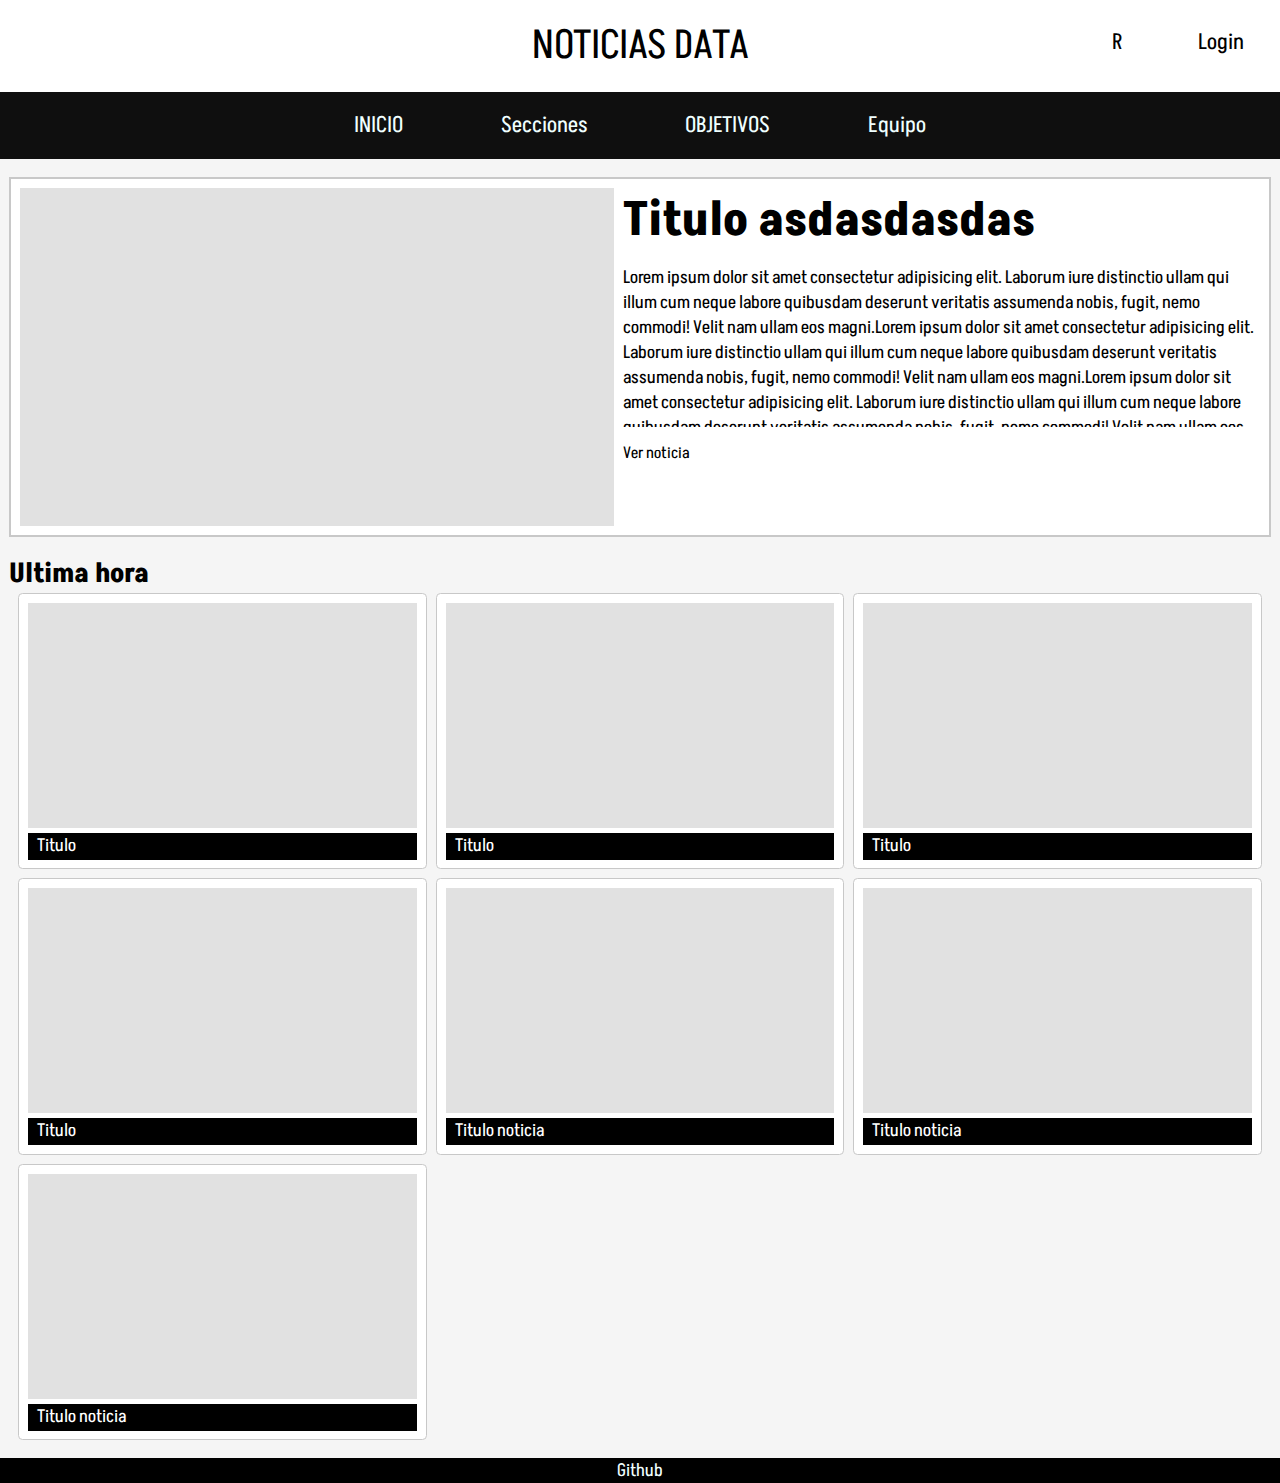
<file: index.html>
<!DOCTYPE html>
<html lang="es">

<head>
    <title>NOTICIAS DATA</title>
    <meta charset="UTF-8">
    <link rel="stylesheet" href="styles.css">
</head>

<body>
    <header>
        <span class="NombrePagina">NOTICIAS DATA</span>
        <div class="opcionesHeader">
            <a href="registros.html">R</a>
            <a href="login.html">Login</a>
        </div>
        <nav>
            <ul class="navegacion">
                <li><a href="index.html">INICIO</a></li>
                <li>
                    <span><a href="noticias.html">Secciones</a></span>
                    <ul class="contenedorMenuDesplegableNoticias">
                        <li><a href="tendencias.html">TENDENCIAS</a></li>
                        <li><a href="seccion.html">Deportiva</a></li>
                        <li><a href="seccion.html">Investigacion</a></li>
                        <li><a href="seccion.html">Gaming</a></li>
                        <li><a href="seccion.html">Especiales</a></li>
                        <li><a href="seccion.html">Cultural</a></li>
                        <li><a href="seccion.html">Salud</a></li>
                    </ul>
                </li>
                <li><a href="objetivos.html">OBJETIVOS</a></li>
                <li><a href="Equipo.html">Equipo</a></li>
            </ul>
        </nav>
    </header>
    <main>
        <div class="contenedorNoticiaPrincipal">
            <div class="lugarImagen2">

            </div>
            <div class="contenedorDescripcionNoticiaPrincipal">
                <div class="contenedorDescipcionNoticiaTitulo">
                    <h2>Titulo asdasdasdas</h2>
                </div>
                <div class="contenedorDescripcionNoticiaParrafo">
                    <p>Lorem ipsum dolor sit amet consectetur adipisicing elit. Laborum iure distinctio ullam qui illum
                        cum neque labore quibusdam deserunt veritatis assumenda nobis, fugit, nemo commodi! Velit nam
                        ullam eos magni.Lorem ipsum dolor sit amet consectetur adipisicing elit. Laborum iure distinctio
                        ullam qui illum
                        cum neque labore quibusdam deserunt veritatis assumenda nobis, fugit, nemo commodi! Velit nam
                        ullam eos magni.Lorem ipsum dolor sit amet consectetur adipisicing elit. Laborum iure distinctio
                        ullam qui illum
                        cum neque labore quibusdam deserunt veritatis assumenda nobis, fugit, nemo commodi! Velit nam
                        ullam eos magni.</p>
                </div>
                <a href="noticia.html">Ver noticia</a>
            </div>
        </div>
        <h1>Ultima hora</h1>
        <div class="Contenedor_noticias">
            <div class="noticia">
                <div class="lugarImagen"></div>
                <div class="Contenedor_titulo_noticia">Titulo</div>
                <p class="texto_noticia">Lorem ipsum dolor sit amet consectetur adipisicing elit. Laudantium nesciunt
                    corrupti tempore qui at fuga, sequi ipsa necessitatibus reprehenderit repellendus enim? Corporis,
                    ipsam eum? Enim repellendus aspernatur nam eum minus.</p>
            </div>

            <div class="noticia">
                <div class="lugarImagen"></div>
                <div class="Contenedor_titulo_noticia">Titulo</div>
                <p class="texto_noticia">Lorem ipsum dolor sit amet consectetur adipisicing elit. Laudantium nesciunt
                    corrupti tempore qui at fuga, sequi ipsa necessitatibus reprehenderit repellendus enim? Corporis,
                    ipsam eum? Enim repellendus aspernatur nam eum minus.</p>
            </div>
            <div class="noticia">
                <div class="lugarImagen"></div>
                <div class="Contenedor_titulo_noticia">Titulo</div>
                <p class="texto_noticia">Lorem ipsum dolor sit amet consectetur adipisicing elit. Laudantium nesciunt
                    corrupti tempore qui at fuga, sequi ipsa necessitatibus reprehenderit repellendus enim? Corporis,
                    ipsam eum? Enim repellendus aspernatur nam eum minus.</p>
            </div>
            <div class="noticia">
                <div class="lugarImagen"></div>
                <div class="Contenedor_titulo_noticia">Titulo</div>
                <p class="texto_noticia">Lorem ipsum dolor sit amet consectetur adipisicing elit. Laudantium nesciunt
                    corrupti tempore qui at fuga, sequi ipsa necessitatibus reprehenderit repellendus enim? Corporis,
                    ipsam eum? Enim repellendus aspernatur nam eum minus.</p>
            </div>
            <div class="noticia">
                <div class="lugarImagen"></div>
                <div class="Contenedor_titulo_noticia">Titulo noticia</div>
                <p class="texto_noticia">Lorem ipsum dolor sit amet consectetur adipisicing elit. Laudantium nesciunt
                    corrupti tempore qui at fuga, sequi ipsa necessitatibus reprehenderit repellendus enim? Corporis,
                    ipsam eum? Enim repellendus aspernatur nam eum minus.</p>
            </div>
            <div class="noticia">
                <div class="lugarImagen"></div>
                <div class="Contenedor_titulo_noticia">Titulo noticia</div>
                <p class="texto_noticia">Lorem ipsum dolor sit amet consectetur adipisicing elit. Laudantium nesciunt
                    corrupti tempore qui at fuga, sequi ipsa necessitatibus reprehenderit repellendus enim? Corporis,
                    ipsam eum? Enim repellendus aspernatur nam eum minus.</p>
            </div>
            <div class="noticia">
                <div class="lugarImagen"></div>
                <div class="Contenedor_titulo_noticia">Titulo noticia</div>
                <p class="texto_noticia">Lorem ipsum dolor sit amet consectetur adipisicing elit. Laudantium nesciunt
                    corrupti tempore qui at fuga, sequi ipsa necessitatibus reprehenderit repellendus enim? Corporis,
                    ipsam eum? Enim repellendus aspernatur nam eum minus.</p>
            </div>
        </div>
    </main>
    <footer>
        <a href="https://github.com/Jes011" target="_blank">Github</a>
    </footer>
</body>

</html>
</file>
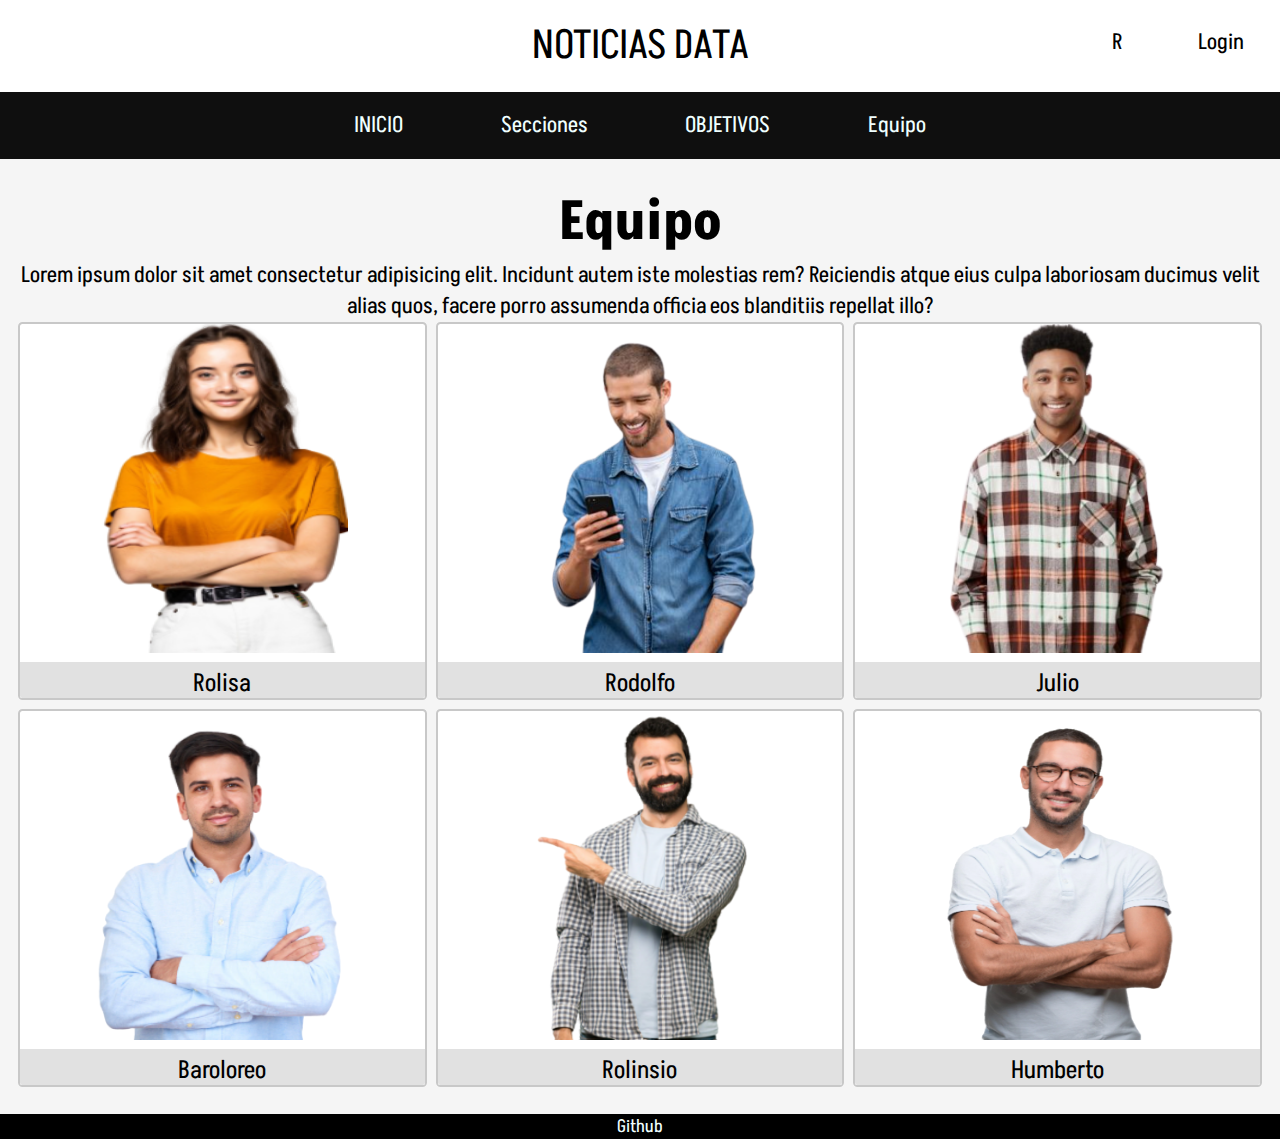
<file: Equipo.html>
<!DOCTYPE html>
<html lang="es">

<head>
    <title>NOTICIAS DATA</title>
    <meta charset="UTF-8">
    <link rel="stylesheet" href="styles.css">
</head>

<body>
    <header>
        <span class="NombrePagina">NOTICIAS DATA</span>
        <div class="opcionesHeader">
            <a href="registros.html">R</a>
            <a href="login.html">Login</a>
        </div>
        <nav>
            <ul class="navegacion">
                <li><a href="index.html">INICIO</a></li>
                <li>
                    <span><a href="noticias.html">Secciones</a></span>
                    <ul class="contenedorMenuDesplegableNoticias">
                        <li><a href="tendencias.html">TENDENCIAS</a></li>
                        <li><a href="seccion.html">Deportiva</a></li>
                        <li><a href="seccion.html">Investigacion</a></li>
                        <li><a href="seccion.html">Gaming</a></li>
                        <li><a href="seccion.html">Especiales</a></li>
                        <li><a href="seccion.html">Cultural</a></li>
                        <li><a href="seccion.html">Salud</a></li>
                    </ul>
                </li>
                <li><a href="objetivos.html">OBJETIVOS</a></li>
                <li><a href="Equipo.html">Equipo</a></li>
            </ul>
        </nav>
    </header>
    <main>
        <div class="contenedorSeccionEquipo">
            <h2>Equipo</h2>
            <p>Lorem ipsum dolor sit amet consectetur adipisicing elit. Incidunt autem iste molestias rem? Reiciendis atque eius culpa laboriosam ducimus velit alias quos, facere porro assumenda officia eos blanditiis repellat illo?</p>
            <div class="contenedorEquipo">
                <div class="contenedorPersonaEquipo">
                    <img src="rolisa.png" class="imagen2">
                    <div class="contenedorDescripcionPersonaEquipo">
                        <span class="nombrePersonaDeEquipo">Rolisa</span>
                        <span class="profesionPersonaDeEquipo">Periodista</span>
                        <p>"La vida es una y a las una acaba la serte"</p>
                    </div>
                </div>
                <div class="contenedorPersonaEquipo">
                    <img src="rodolfo.png" class="imagen2">
                    <div class="contenedorDescripcionPersonaEquipo">
                        <span class="nombrePersonaDeEquipo">Rodolfo</span>
                        <span class="profesionPersonaDeEquipo">Ingeniero Domestico</span>
                        <p>"La vida es una y a las una acaba la serte"</p>
                    </div>
                </div>
                <div class="contenedorPersonaEquipo">
                    <img src="julio.png" class="imagen2">
                    <div class="contenedorDescripcionPersonaEquipo">
                        <span class="nombrePersonaDeEquipo">Julio</span>
                        <span class="profesionPersonaDeEquipo">Periodista</span>
                        <p>"La vida es una y a las una acaba la serte"</p>
                    </div>
                </div>
                <div class="contenedorPersonaEquipo">
                    <img src="baroloreo.png" class="imagen2">
                    <div class="contenedorDescripcionPersonaEquipo">
                        <span class="nombrePersonaDeEquipo">Baroloreo</span>
                        <span class="profesionPersonaDeEquipo">Periodista</span>
                        <p>"La vida es una y a las una acaba la serte"</p>
                    </div>
                </div>
                <div class="contenedorPersonaEquipo">
                    <img src="rolinsio.png" class="imagen2">
                    <div class="contenedorDescripcionPersonaEquipo">
                        <span class="nombrePersonaDeEquipo">Rolinsio</span>
                        <span class="profesionPersonaDeEquipo">Escritor</span>
                        <p>"La vida es una y a las una acaba la serte"</p>
                    </div>
                </div>
                <div class="contenedorPersonaEquipo">
                    <img src="humberto.png" class="imagen2">
                    <div class="contenedorDescripcionPersonaEquipo">
                        <span class="nombrePersonaDeEquipo">Humberto</span>
                        <span class="profesionPersonaDeEquipo">Ingeniero de sistemas</span>
                        <p>"La vida es una y a las una acaba la serte"</p>
                    </div>
                </div>
            </div>
        </div>
    </main>
    <footer>
        <a href="https://github.com/Jes011" target="_blank">Github</a>
    </footer>
</body>

</html>
</file>
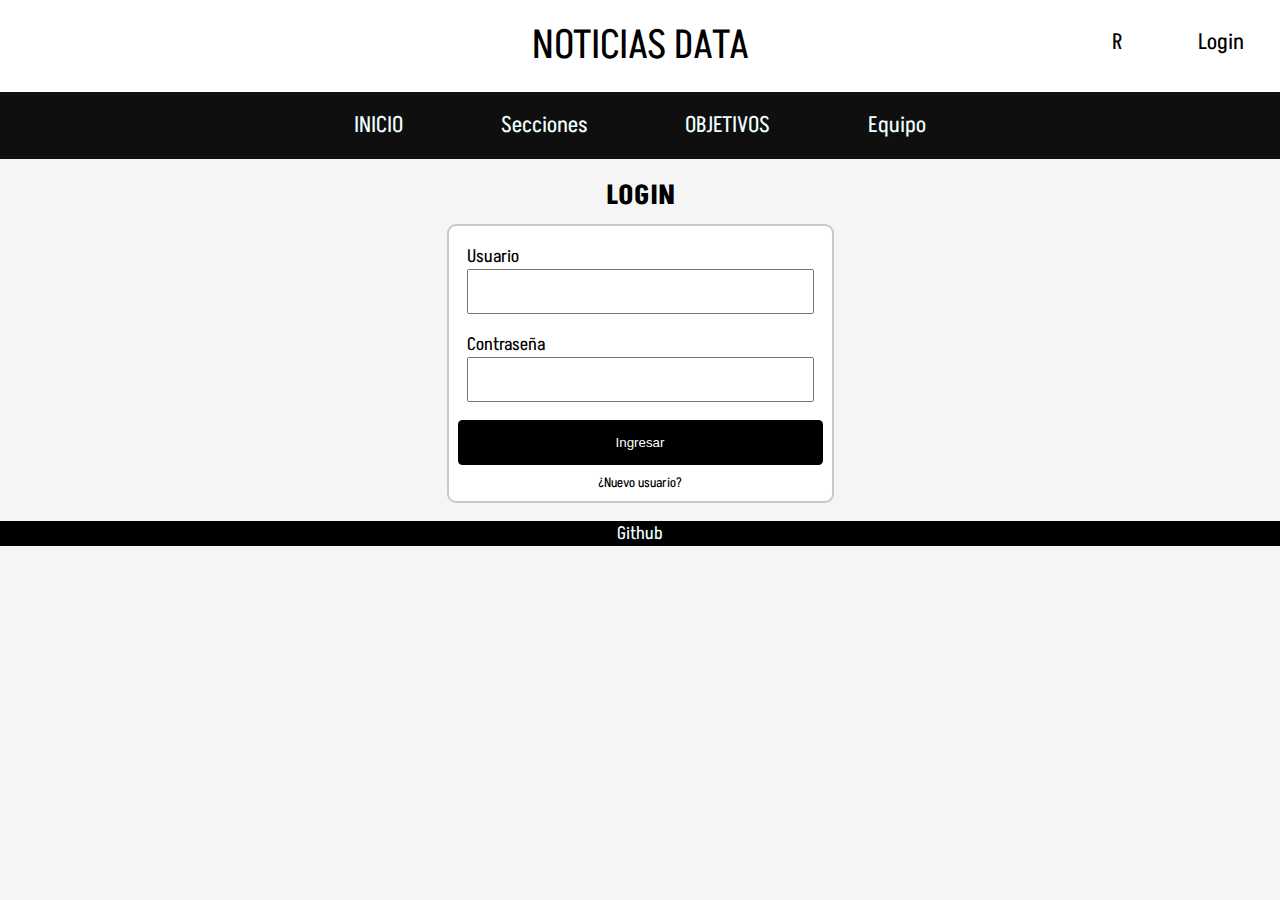
<file: login.html>
<!DOCTYPE html>
<html lang="es">

<head>
    <title>NOTICIAS DATA</title>
    <meta charset="UTF-8">
    <link rel="stylesheet" href="styles.css">
</head>

<body>
    <header>
        <span class="NombrePagina">NOTICIAS DATA</span>
        <div class="opcionesHeader">
            <a href="registros.html">R</a>
            <a href="login.html">Login</a>
        </div>
        <nav>
            <ul class="navegacion">
                <li><a href="index.html">INICIO</a></li>
                <li>
                    <span><a href="noticias.html">Secciones</a></span>
                    <ul class="contenedorMenuDesplegableNoticias">
                        <li><a href="tendencias.html">TENDENCIAS</a></li>
                        <li><a href="seccion.html">Deportiva</a></li>
                        <li><a href="seccion.html">Investigacion</a></li>
                        <li><a href="seccion.html">Gaming</a></li>
                        <li><a href="seccion.html">Especiales</a></li>
                        <li><a href="seccion.html">Cultural</a></li>
                        <li><a href="seccion.html">Salud</a></li>
                    </ul>
                </li>
                <li><a href="objetivos.html">OBJETIVOS</a></li>
                <li><a href="Equipo.html">Equipo</a></li>
            </ul>
        </nav>
    </header>
    <main>
        <div class="contenedorLogin">
            
            <div class="contenedorFormularioLogin">
                <h1>LOGIN</h1>
                <form method="POST">
                    <label>
                        <span>Usuario</span>
                        <input type="text">
                    </label>
                    <label>
                        <span>Contraseña</span>
                        <input type="password">
                    </label>
                    <button>Ingresar</button>
                    <a href="registro.html">¿Nuevo usuario?</a>
                </form>
            </div>
        </div>
    </main>
    <footer>
        <a href="https://github.com/Jes011" target="_blank">Github</a>
    </footer>
</body>

</html>
</file>
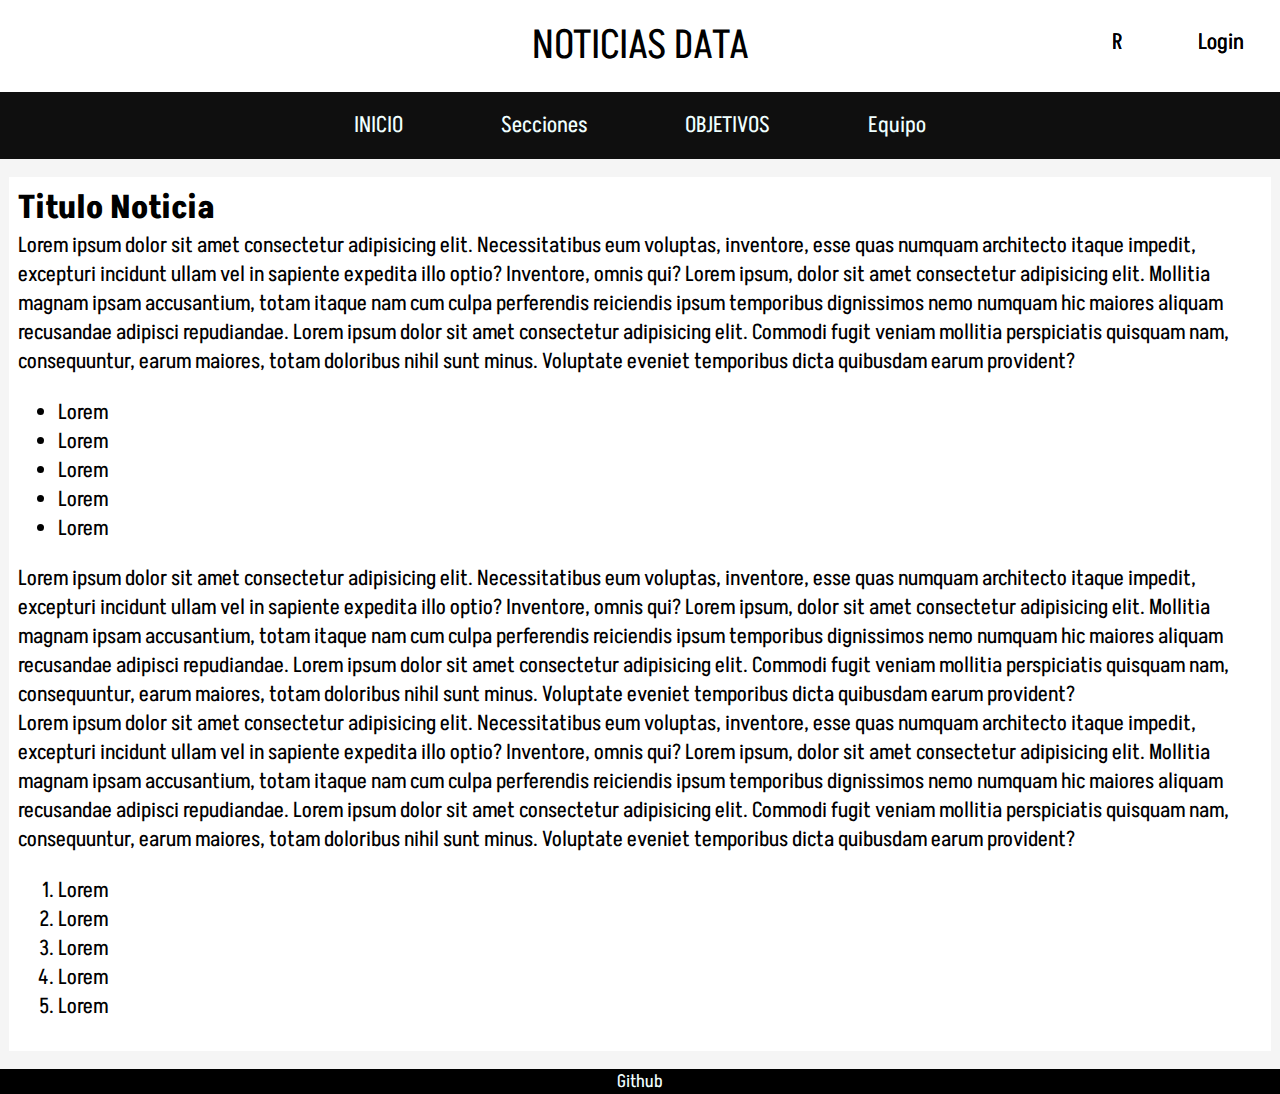
<file: noticia.html>
<!DOCTYPE html>
<html lang="es">

<head>
    <title>NOTICIAS DATA</title>
    <meta charset="UTF-8">
    <link rel="stylesheet" href="styles.css">
</head>

<body>
    <header>
        <span class="NombrePagina">NOTICIAS DATA</span>
        <div class="opcionesHeader">
            <a href="registros.html">R</a>
            <a href="login.html">Login</a>
        </div>
        <div class="opcionesHeader">
            <a href="registros.html">R</a>
            <a href="login.html">Login</a>
        </div>
        <nav>
            <ul class="navegacion">
                <li><a href="index.html">INICIO</a></li>
                <li>
                    <span><a href="noticias.html">Secciones</a></span>
                    <ul class="contenedorMenuDesplegableNoticias">
                        <li><a href="tendencias.html">TENDENCIAS</a></li>
                        <li><a href="seccion.html">Deportiva</a></li>
                        <li><a href="seccion.html">Investigacion</a></li>
                        <li><a href="seccion.html">Gaming</a></li>
                        <li><a href="seccion.html">Especiales</a></li>
                        <li><a href="seccion.html">Cultural</a></li>
                        <li><a href="seccion.html">Salud</a></li>
                    </ul>
                </li>
                <li><a href="objetivos.html">OBJETIVOS</a></li>
                <li><a href="Equipo.html">Equipo</a></li>
            </ul>
        </nav>
    </header>
    <main>
        <div class="contenedorNoticia">
            <h2>Titulo Noticia</h2>
            <p>Lorem ipsum dolor sit amet consectetur adipisicing elit. Necessitatibus eum voluptas, inventore, esse
                quas numquam architecto itaque impedit, excepturi incidunt ullam vel in sapiente expedita illo optio?
                Inventore, omnis qui? Lorem ipsum, dolor sit amet consectetur adipisicing elit. Mollitia magnam ipsam
                accusantium, totam itaque nam cum culpa perferendis reiciendis ipsum temporibus dignissimos nemo numquam
                hic maiores aliquam recusandae adipisci repudiandae. Lorem ipsum dolor sit amet consectetur adipisicing
                elit. Commodi fugit veniam mollitia perspiciatis quisquam nam, consequuntur, earum maiores, totam
                doloribus nihil sunt minus. Voluptate eveniet temporibus dicta quibusdam earum provident?
            </p>
            <ul>
                <li>Lorem</li>
                <li>Lorem</li>
                <li>Lorem</li>
                <li>Lorem</li>
                <li>Lorem</li>
            </ul>
            <p>Lorem ipsum dolor sit amet consectetur adipisicing elit. Necessitatibus eum voluptas, inventore, esse
                quas numquam architecto itaque impedit, excepturi incidunt ullam vel in sapiente expedita illo optio?
                Inventore, omnis qui? Lorem ipsum, dolor sit amet consectetur adipisicing elit. Mollitia magnam ipsam
                accusantium, totam itaque nam cum culpa perferendis reiciendis ipsum temporibus dignissimos nemo numquam
                hic maiores aliquam recusandae adipisci repudiandae. Lorem ipsum dolor sit amet consectetur adipisicing
                elit. Commodi fugit veniam mollitia perspiciatis quisquam nam, consequuntur, earum maiores, totam
                doloribus nihil sunt minus. Voluptate eveniet temporibus dicta quibusdam earum provident?
            </p>
            <p>Lorem ipsum dolor sit amet consectetur adipisicing elit. Necessitatibus eum voluptas, inventore, esse
                quas numquam architecto itaque impedit, excepturi incidunt ullam vel in sapiente expedita illo optio?
                Inventore, omnis qui? Lorem ipsum, dolor sit amet consectetur adipisicing elit. Mollitia magnam ipsam
                accusantium, totam itaque nam cum culpa perferendis reiciendis ipsum temporibus dignissimos nemo numquam
                hic maiores aliquam recusandae adipisci repudiandae. Lorem ipsum dolor sit amet consectetur adipisicing
                elit. Commodi fugit veniam mollitia perspiciatis quisquam nam, consequuntur, earum maiores, totam
                doloribus nihil sunt minus. Voluptate eveniet temporibus dicta quibusdam earum provident?
            </p>
            <ol>
                <li>Lorem</li>
                <li>Lorem</li>
                <li>Lorem</li>
                <li>Lorem</li>
                <li>Lorem</li>
            </ol>
        </div>
    </main>
    <footer>
        <a href="https://github.com/Jes011" target="_blank">Github</a>
    </footer>
</body>

</html>
</file>
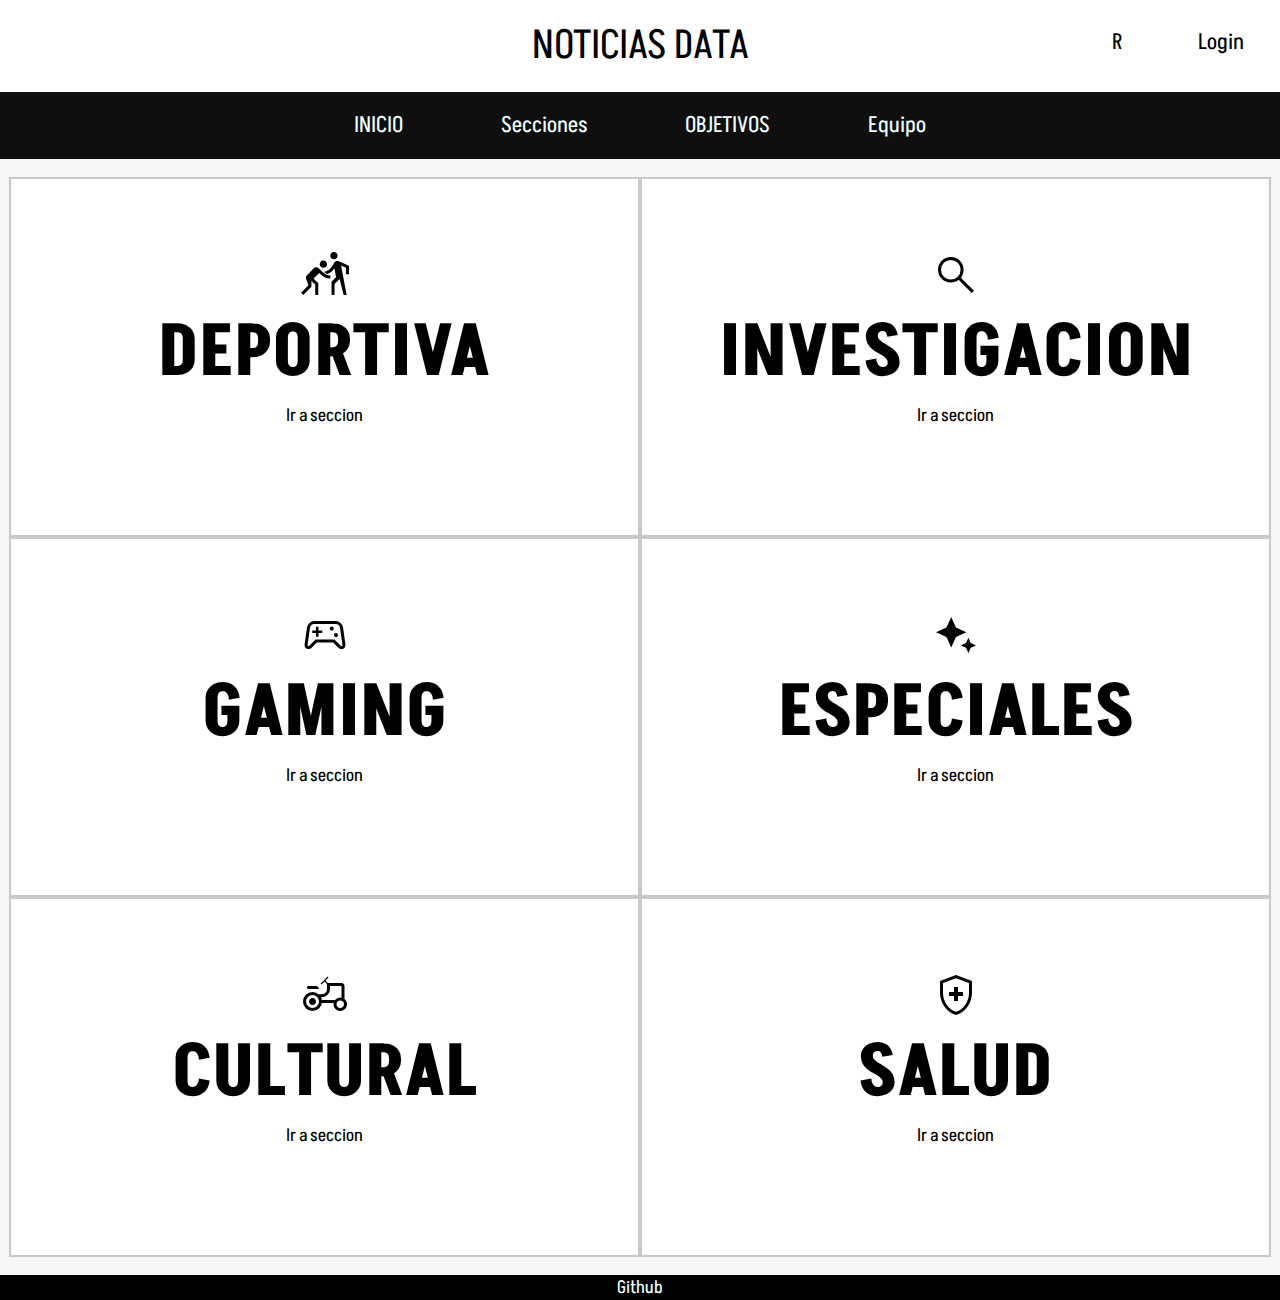
<file: noticias.html>
<!DOCTYPE html>
<html lang="es">

<head>
    <title>NOTICIAS DATA</title>
    <meta charset="UTF-8">
    <link rel="stylesheet" href="styles.css">
</head>

<body>
    <header>
        <span class="NombrePagina">NOTICIAS DATA</span>
        <div class="opcionesHeader">
            <a href="registros.html">R</a>
            <a href="login.html">Login</a>
        </div>
        <nav>
            <ul class="navegacion">
                <li><a href="index.html">INICIO</a></li>
                <li>
                    <span><a href="noticias.html">Secciones</a></span>
                    <ul class="contenedorMenuDesplegableNoticias">
                        <li><a href="tendencias.html">TENDENCIAS</a></li>
                        <li><a href="seccion.html">Deportiva</a></li>
                        <li><a href="seccion.html">Investigacion</a></li>
                        <li><a href="seccion.html">Gaming</a></li>
                        <li><a href="seccion.html">Especiales</a></li>
                        <li><a href="seccion.html">Cultural</a></li>
                        <li><a href="seccion.html">Salud</a></li>
                    </ul>
                </li>
                <li><a href="objetivos.html">OBJETIVOS</a></li>
                <li><a href="Equipo.html">Equipo</a></li>
            </ul>
        </nav>
    </header>
    <main>
        <div class="contenedorSeccionesNoticias">
            <div class="seccion">
                <img src="deportes.svg">
                <h2>DEPORTIVA</h2>
                <a href="seccion.html">Ir a seccion</a>
            </div>
            <div class="seccion">
                <img src="search.svg">
                <h2>INVESTIGACION</h2>
                <a href="seccion.html">Ir a seccion</a>
            </div>
            <div class="seccion">
                <img src="sports.svg">
                <h2>GAMING</h2>
                <a href="seccion.html">Ir a seccion</a>
            </div>
            <div class="seccion">
                <img src="special.svg">
                <h2>ESPECIALES</h2>
                <a href="seccion.html">Ir a seccion</a>
            </div>
            <div class="seccion">
                <img src="agricultura.svg">
                <h2>CULTURAL</h2>
                <a href="seccion.html">Ir a seccion</a>
            </div>
            <div class="seccion">
                <img src="health.svg">
                <h2>SALUD</h2>
                <a href="seccion.html">Ir a seccion</a>
            </div>

        </div>
    </main>
    <footer>
        <a href="https://github.com/Jes011" target="_blank">Github</a>
    </footer>
</body>

</html>
</file>
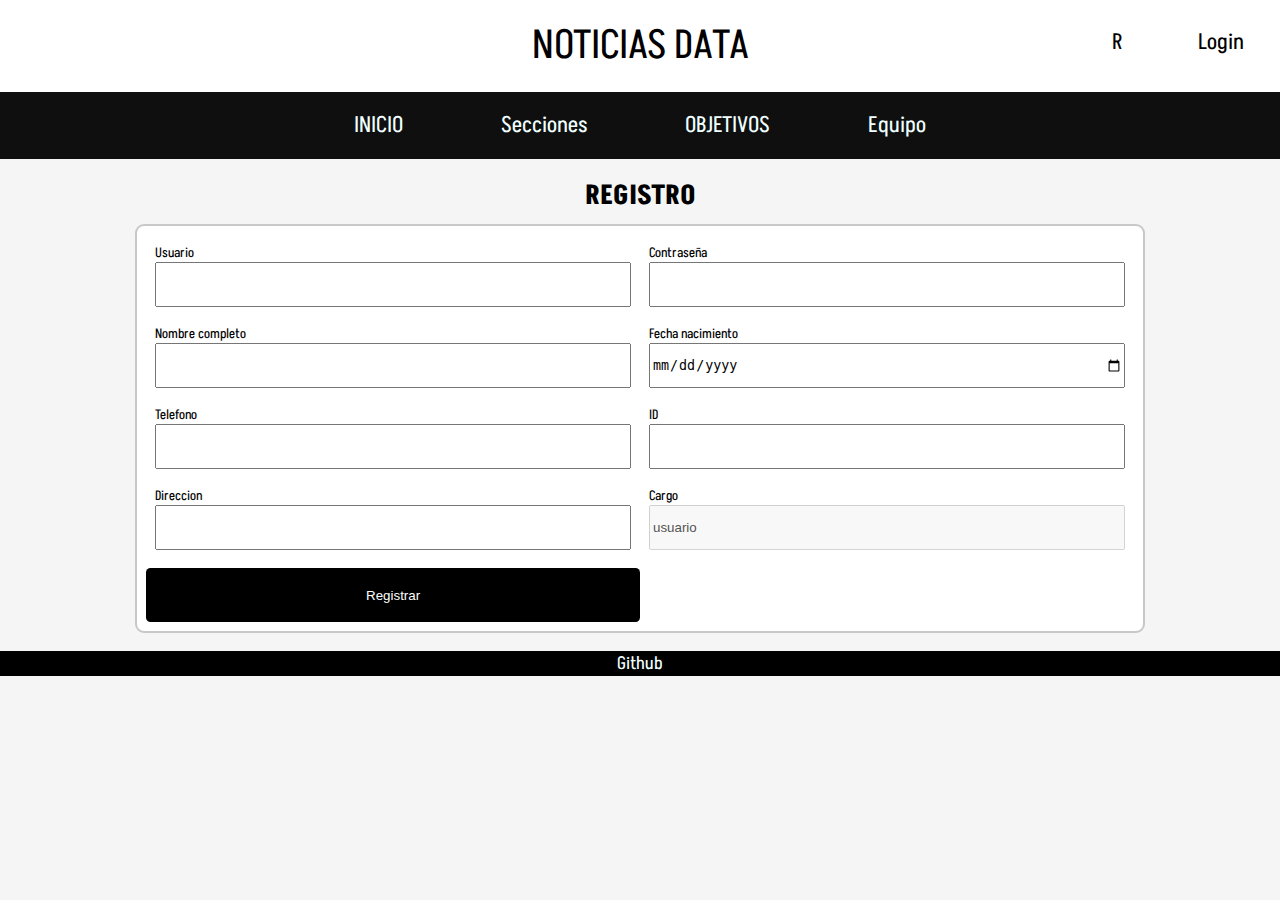
<file: registro.html>
<!DOCTYPE html>
<html lang="es">

<head>
    <title>NOTICIAS DATA</title>
    <meta charset="UTF-8">
    <link rel="stylesheet" href="styles.css">
</head>

<body>
    <header>
        <span class="NombrePagina">NOTICIAS DATA</span>
        <div class="opcionesHeader">
            <a href="registros.html">R</a>
            <a href="login.html">Login</a>
        </div>
        <nav>
            <ul class="navegacion">
                <li><a href="index.html">INICIO</a></li>
                <li>
                    <span><a href="noticias.html">Secciones</a></span>
                    <ul class="contenedorMenuDesplegableNoticias">
                        <li><a href="tendencias.html">TENDENCIAS</a></li>
                        <li><a href="seccion.html">Deportiva</a></li>
                        <li><a href="seccion.html">Investigacion</a></li>
                        <li><a href="seccion.html">Gaming</a></li>
                        <li><a href="seccion.html">Especiales</a></li>
                        <li><a href="seccion.html">Cultural</a></li>
                        <li><a href="seccion.html">Salud</a></li>
                    </ul>
                </li>
                <li><a href="objetivos.html">OBJETIVOS</a></li>
                <li><a href="Equipo.html">Equipo</a></li>
            </ul>
        </nav>
    </header>
    <main>
        <div class="contenedorRegistro">
            
            <div class="contenedorFormularioRegistro">
                <h1>REGISTRO</h1>
                <form method="POST">
                    <label>
                        <span>Usuario</span>
                        <input type="text">
                    </label>
                    <label>
                        <span>Contraseña</span>
                        <input type="password">
                    </label>
                    <label>
                        <span>Nombre completo</span>
                        <input type="text">
                    </label>
                    <label>
                        <span>Fecha nacimiento</span>
                        <input type="date">
                    </label>
                    <label>
                        <span>Telefono</span>
                        <input type="number">
                    </label>
                    <label>
                        <span>ID</span>
                        <input type="number">
                    </label>
                    <label>
                        <span>Direccion</span>
                        <input type="text">
                    </label>
                    <label>
                        <span>Cargo</span>
                        <input disabled value="usuario" type="text">
                    </label>
                    <button>Registrar</button>
                </form>
            </div>
        </div>
    </main>
    <footer>
        <a href="https://github.com/Jes011" target="_blank">Github</a>
    </footer>
</body>

</html>
</file>
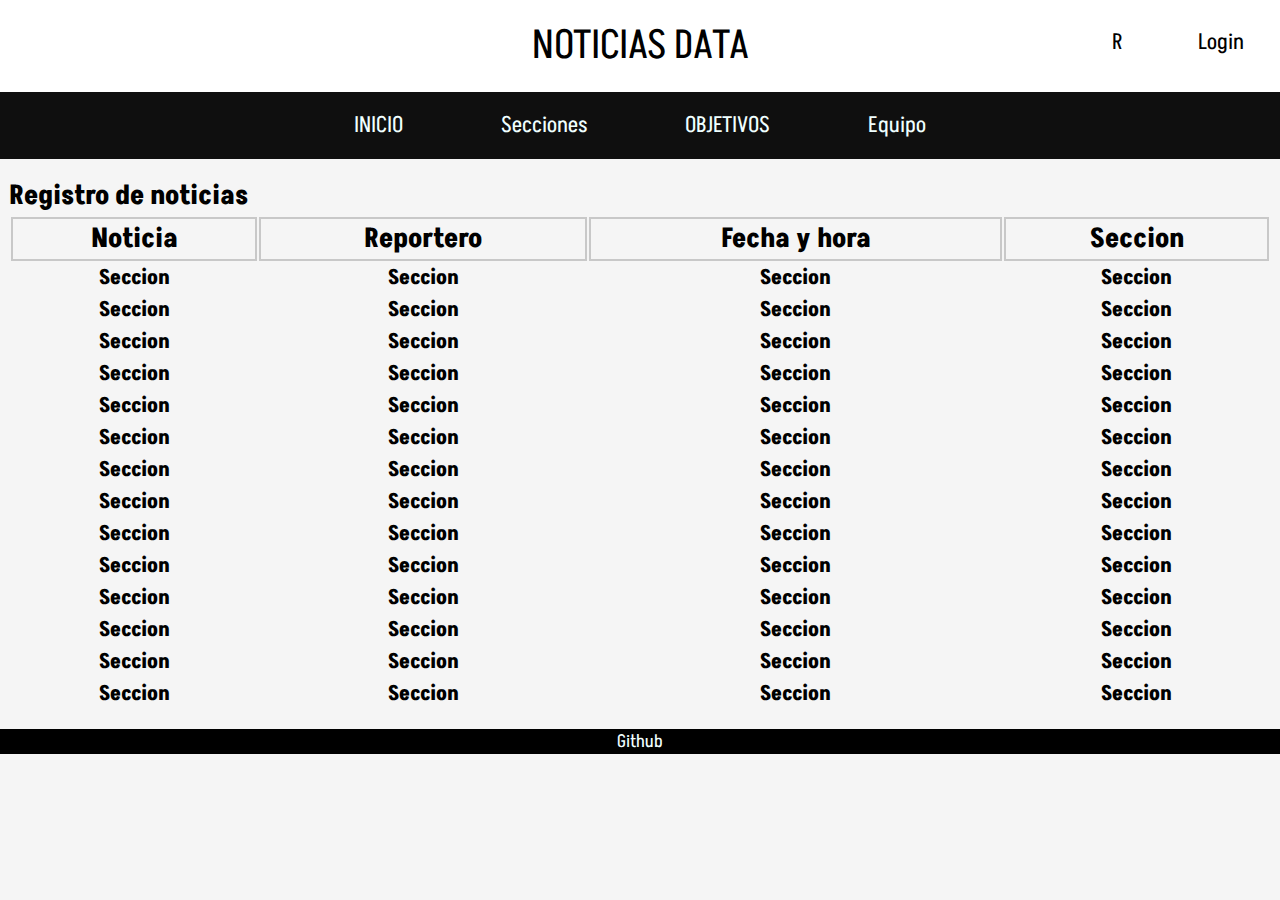
<file: registros.html>
<!DOCTYPE html>
<html lang="es">

<head>
    <title>NOTICIAS DATA</title>
    <meta charset="UTF-8">
    <link rel="stylesheet" href="styles.css">
</head>

<body>
    <header>
        <span class="NombrePagina">NOTICIAS DATA</span>
        <div class="opcionesHeader">
            <a href="registros.html">R</a>
            <a href="login.html">Login</a>
        </div>
        <nav>
            <ul class="navegacion">
                <li><a href="index.html">INICIO</a></li>
                <li>
                    <span><a href="noticias.html">Secciones</a></span>
                    <ul class="contenedorMenuDesplegableNoticias">
                        <li><a href="tendencias.html">TENDENCIAS</a></li>
                        <li><a href="seccion.html">Deportiva</a></li>
                        <li><a href="seccion.html">Investigacion</a></li>
                        <li><a href="seccion.html">Gaming</a></li>
                        <li><a href="seccion.html">Especiales</a></li>
                        <li><a href="seccion.html">Cultural</a></li>
                        <li><a href="seccion.html">Salud</a></li>
                    </ul>
                </li>
                <li><a href="objetivos.html">OBJETIVOS</a></li>
                <li><a href="Equipo.html">Equipo</a></li>
            </ul>
        </nav>
    </header>
    <main>
        <div class="contenedorRegistros">
            <h1>Registro de noticias</h1>
            <table>
                <thead>
                    <th>Noticia</th>
                    <th>Reportero</th>
                    <th>Fecha y hora</th>
                    <th>Seccion</th>
                </thead>
                <tbody>
                    <tr>
                        <th>Seccion</th>
                        <th>Seccion</th>
                        <th>Seccion</th>
                        <th>Seccion</th>
                    </tr>
                    <tr>
                        <th>Seccion</th>
                        <th>Seccion</th>
                        <th>Seccion</th>
                        <th>Seccion</th>
                    </tr>
                    <tr>
                        <th>Seccion</th>
                        <th>Seccion</th>
                        <th>Seccion</th>
                        <th>Seccion</th>
                    </tr>
                    <tr>
                        <th>Seccion</th>
                        <th>Seccion</th>
                        <th>Seccion</th>
                        <th>Seccion</th>
                    </tr>
                    <tr>
                        <th>Seccion</th>
                        <th>Seccion</th>
                        <th>Seccion</th>
                        <th>Seccion</th>
                    </tr>
                    <tr>
                        <th>Seccion</th>
                        <th>Seccion</th>
                        <th>Seccion</th>
                        <th>Seccion</th>
                    </tr>
                    <tr>
                        <th>Seccion</th>
                        <th>Seccion</th>
                        <th>Seccion</th>
                        <th>Seccion</th>
                    </tr>
                    <tr>
                        <th>Seccion</th>
                        <th>Seccion</th>
                        <th>Seccion</th>
                        <th>Seccion</th>
                    </tr>
                    <tr>
                        <th>Seccion</th>
                        <th>Seccion</th>
                        <th>Seccion</th>
                        <th>Seccion</th>
                    </tr>
                    <tr>
                        <th>Seccion</th>
                        <th>Seccion</th>
                        <th>Seccion</th>
                        <th>Seccion</th>
                    </tr>
                    <tr>
                        <th>Seccion</th>
                        <th>Seccion</th>
                        <th>Seccion</th>
                        <th>Seccion</th>
                    </tr>
                    <tr>
                        <th>Seccion</th>
                        <th>Seccion</th>
                        <th>Seccion</th>
                        <th>Seccion</th>
                    </tr>
                    <tr>
                        <th>Seccion</th>
                        <th>Seccion</th>
                        <th>Seccion</th>
                        <th>Seccion</th>
                    </tr>
                    <tr>
                        <th>Seccion</th>
                        <th>Seccion</th>
                        <th>Seccion</th>
                        <th>Seccion</th>
                    </tr>
                </tbody>
            </table>
        </div>
    </main>
    <footer>
        <a href="https://github.com/Jes011" target="_blank">Github</a>
    </footer>
</body>

</html>
</file>
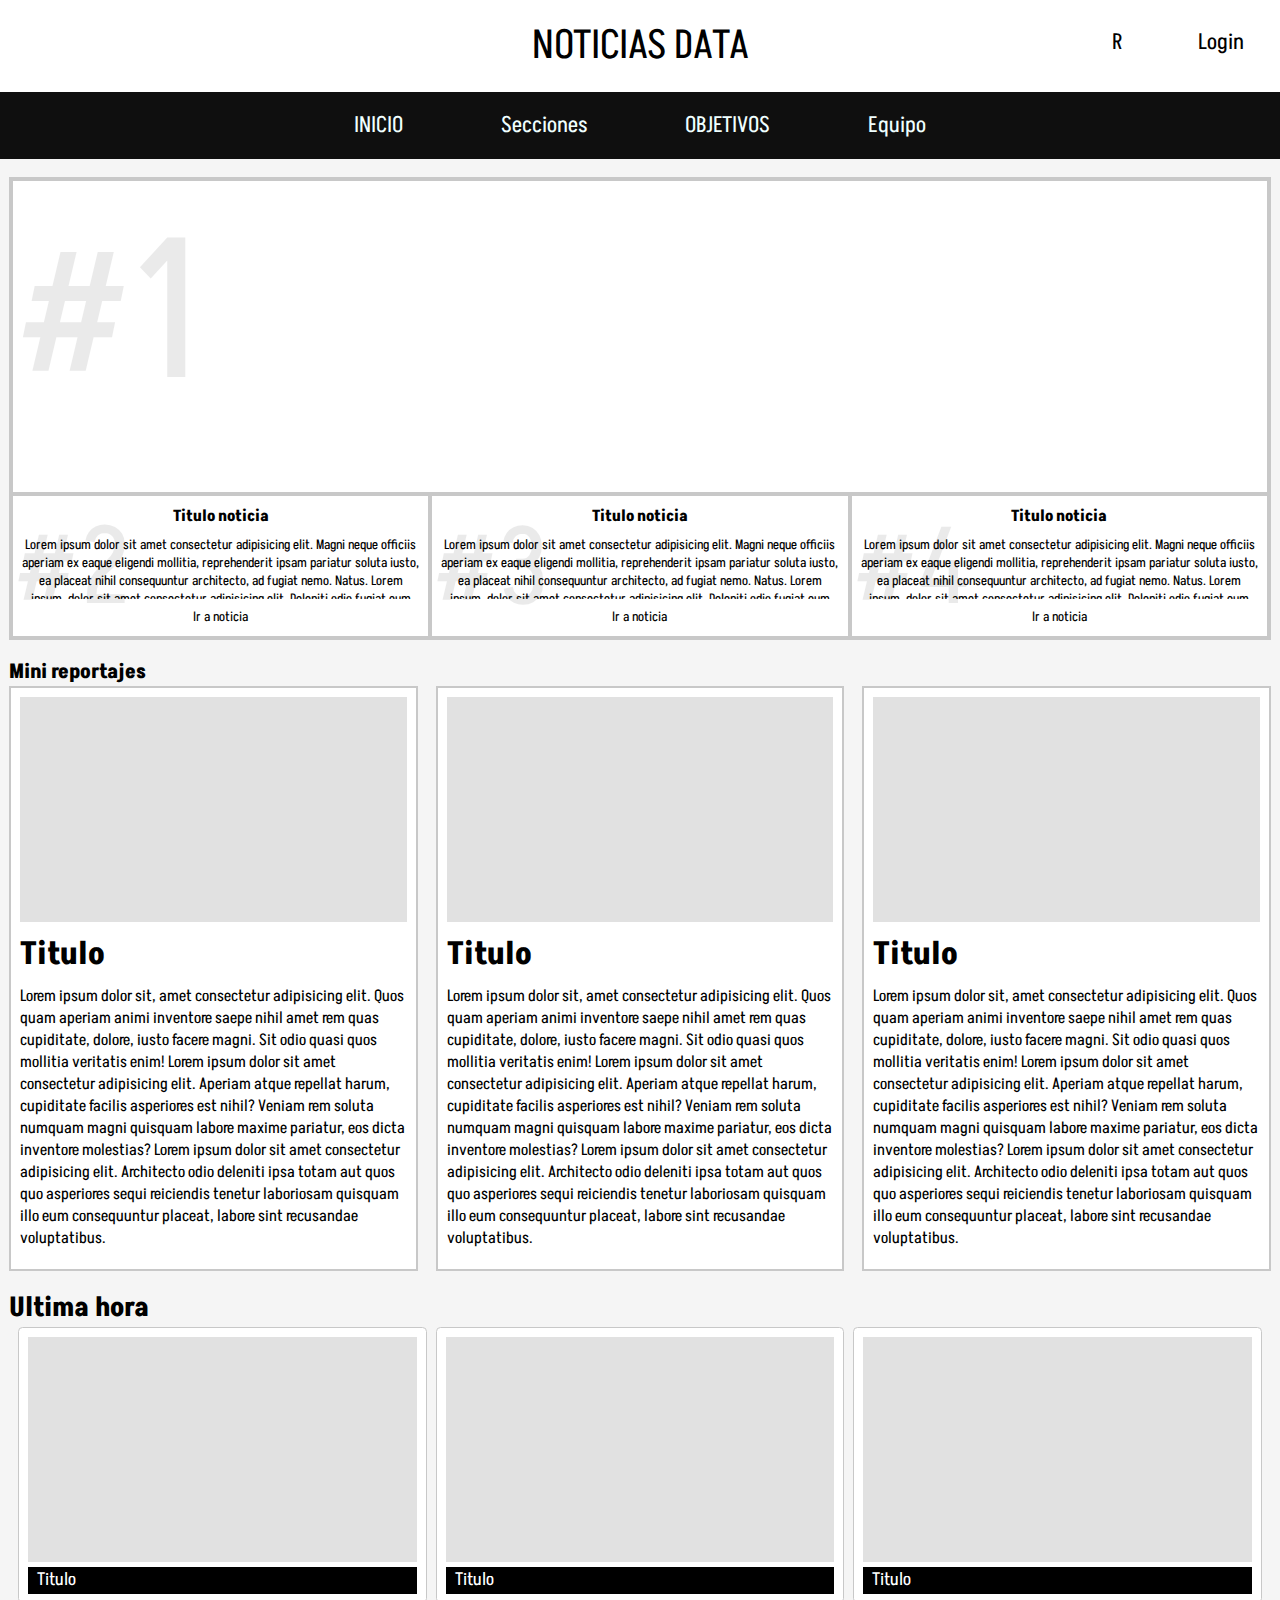
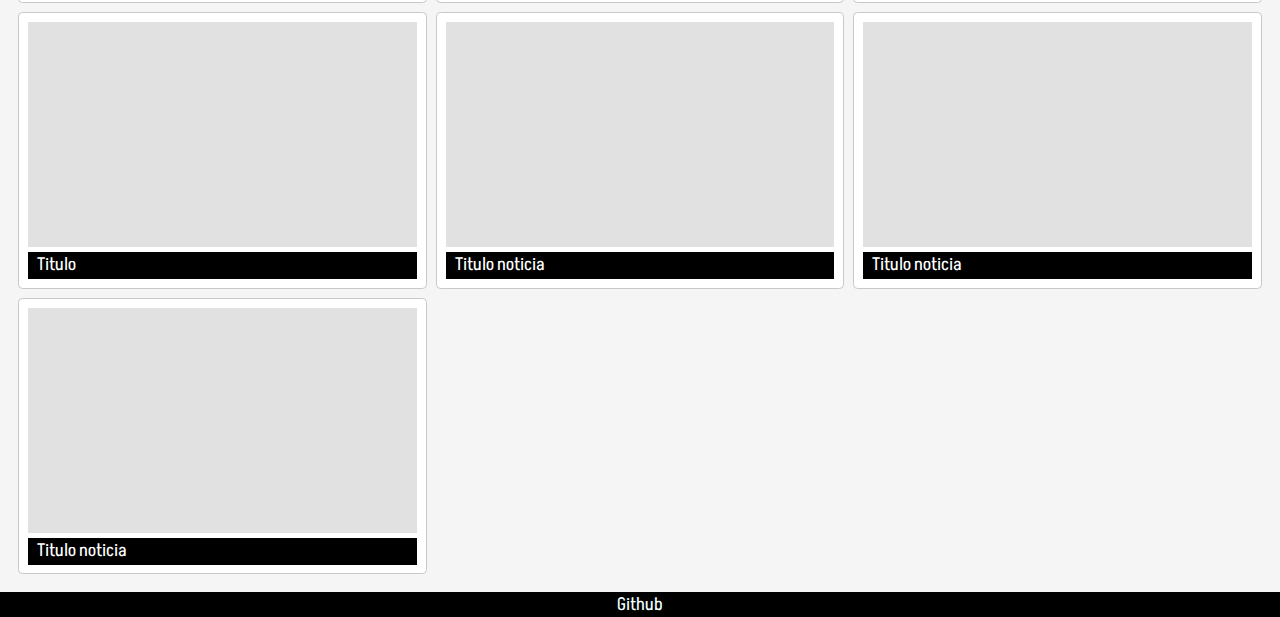
<file: seccion.html>
<!DOCTYPE html>
<html lang="es">

<head>
    <title>NOTICIAS DATA</title>
    <meta charset="UTF-8">
    <link rel="stylesheet" href="styles.css">
</head>

<body>
    <header>
        <span class="NombrePagina">NOTICIAS DATA</span>
        <div class="opcionesHeader">
            <a href="registros.html">R</a>
            <a href="login.html">Login</a>
        </div>
        <nav>
            <ul class="navegacion">
                <li><a href="index.html">INICIO</a></li>
                <li>
                    <span><a href="noticias.html">Secciones</a></span>
                    <ul class="contenedorMenuDesplegableNoticias">
                        <li><a href="tendencias.html">TENDENCIAS</a></li>
                        <li><a href="seccion.html">Deportiva</a></li>
                        <li><a href="seccion.html">Investigacion</a></li>
                        <li><a href="seccion.html">Gaming</a></li>
                        <li><a href="seccion.html">Especiales</a></li>
                        <li><a href="seccion.html">Cultural</a></li>
                        <li><a href="seccion.html">Salud</a></li>
                    </ul>
                </li>
                <li><a href="objetivos.html">OBJETIVOS</a></li>
                <li><a href="Equipo.html">Equipo</a></li>
            </ul>
        </nav>
    </header>
    <main>
        <div class="contenedorCabeceraSeccion">
            <div class="contenedorNoticiaPrincipalSeccion">
                <span class="spanFondoSeccionNoticia spanNumero1">#1</span>
            </div>
            <div class="contenedorNoticiasSecundariasSeccion">
                <div class="contenedorNoticiaSecundariaSeccion spanNumero2">
                    <span class="spanFondoSeccionNoticia">#2</span>
                    <div class="contenedorDescripcionyTituloNoticia">
                        <div class="descripcionNoticia">
                            <h3>Titulo noticia</h3>
                            <div class="contenedorDescripcionNoticia">
                                <p>Lorem ipsum dolor sit amet consectetur adipisicing elit. Magni neque officiis aperiam
                                    ex eaque eligendi mollitia, reprehenderit ipsam pariatur soluta iusto, ea placeat
                                    nihil consequuntur architecto, ad fugiat nemo. Natus. Lorem ipsum, dolor sit amet
                                    consectetur adipisicing elit. Deleniti odio fugiat eum cum quam delectus
                                    consequuntur molestias asperiores tenetur recusandae eaque exercitationem animi,
                                    sunt dolore ad atque qui iste sed.</p>
                            </div>
                            <a href="noticia.html">Ir a noticia</a>
                        </div>
                    </div>
                </div>
                <div class="contenedorNoticiaSecundariaSeccion spanNumero2">
                    <span class="spanFondoSeccionNoticia">#3</span>
                    <div class="contenedorDescripcionyTituloNoticia">
                        <div class="descripcionNoticia">
                            <h3>Titulo noticia</h3>
                            <div class="contenedorDescripcionNoticia">
                                <p>Lorem ipsum dolor sit amet consectetur adipisicing elit. Magni neque officiis aperiam
                                    ex eaque eligendi mollitia, reprehenderit ipsam pariatur soluta iusto, ea placeat
                                    nihil consequuntur architecto, ad fugiat nemo. Natus. Lorem ipsum, dolor sit amet
                                    consectetur adipisicing elit. Deleniti odio fugiat eum cum quam delectus
                                    consequuntur molestias asperiores tenetur recusandae eaque exercitationem animi,
                                    sunt dolore ad atque qui iste sed.</p>
                            </div>
                            <a href="noticia.html">Ir a noticia</a>
                        </div>
                    </div>
                </div>
                <div class="contenedorNoticiaSecundariaSeccion spanNumero2">
                    <span class="spanFondoSeccionNoticia">#4</span>
                    <div class="contenedorDescripcionyTituloNoticia">
                        <div class="descripcionNoticia">
                            <h3>Titulo noticia</h3>
                            <div class="contenedorDescripcionNoticia">
                                <p>Lorem ipsum dolor sit amet consectetur adipisicing elit. Magni neque officiis aperiam
                                    ex eaque eligendi mollitia, reprehenderit ipsam pariatur soluta iusto, ea placeat
                                    nihil consequuntur architecto, ad fugiat nemo. Natus. Lorem ipsum, dolor sit amet
                                    consectetur adipisicing elit. Deleniti odio fugiat eum cum quam delectus
                                    consequuntur molestias asperiores tenetur recusandae eaque exercitationem animi,
                                    sunt dolore ad atque qui iste sed.</p>
                            </div>
                            <a href="noticia.html">Ir a noticia</a>
                        </div>
                    </div>
                </div>
            </div>
        </div>
        <div class="contenedorNoticiasDeUltimaHoraEnSeccion">
            <h2>Mini reportajes</h2>

            <div class="gridNoticiasModoPequeño">
                <div class="noticiaModoPequeño">
                    <div class="lugarImagen"></div>
                    <h3>Titulo</h3>
                    <div class="descripcionNoticiaModoPequeño">
                        <p>Lorem ipsum dolor sit, amet consectetur adipisicing elit. Quos quam aperiam animi inventore saepe nihil amet rem quas cupiditate, dolore, iusto facere magni. Sit odio quasi quos mollitia veritatis enim! Lorem ipsum dolor sit amet consectetur adipisicing elit. Aperiam atque repellat harum, cupiditate facilis asperiores est nihil? Veniam rem soluta numquam magni quisquam labore maxime pariatur, eos dicta inventore molestias? Lorem ipsum dolor sit amet consectetur adipisicing elit. Architecto odio deleniti ipsa totam aut quos quo asperiores sequi reiciendis tenetur laboriosam quisquam illo eum consequuntur placeat, labore sint recusandae voluptatibus.</p>
                    </div>
                </div>
                <div class="noticiaModoPequeño">
                    <div class="lugarImagen"></div>
                    <h3>Titulo</h3>
                    <div class="descripcionNoticiaModoPequeño">
                        <p>Lorem ipsum dolor sit, amet consectetur adipisicing elit. Quos quam aperiam animi inventore saepe nihil amet rem quas cupiditate, dolore, iusto facere magni. Sit odio quasi quos mollitia veritatis enim! Lorem ipsum dolor sit amet consectetur adipisicing elit. Aperiam atque repellat harum, cupiditate facilis asperiores est nihil? Veniam rem soluta numquam magni quisquam labore maxime pariatur, eos dicta inventore molestias? Lorem ipsum dolor sit amet consectetur adipisicing elit. Architecto odio deleniti ipsa totam aut quos quo asperiores sequi reiciendis tenetur laboriosam quisquam illo eum consequuntur placeat, labore sint recusandae voluptatibus.</p>
                    </div>
                </div>
                <div class="noticiaModoPequeño">
                    <div class="lugarImagen"></div>
                    <h3>Titulo</h3>
                    <div class="descripcionNoticiaModoPequeño">
                        <p>Lorem ipsum dolor sit, amet consectetur adipisicing elit. Quos quam aperiam animi inventore saepe nihil amet rem quas cupiditate, dolore, iusto facere magni. Sit odio quasi quos mollitia veritatis enim! Lorem ipsum dolor sit amet consectetur adipisicing elit. Aperiam atque repellat harum, cupiditate facilis asperiores est nihil? Veniam rem soluta numquam magni quisquam labore maxime pariatur, eos dicta inventore molestias? Lorem ipsum dolor sit amet consectetur adipisicing elit. Architecto odio deleniti ipsa totam aut quos quo asperiores sequi reiciendis tenetur laboriosam quisquam illo eum consequuntur placeat, labore sint recusandae voluptatibus.</p>
                    </div>
                </div>
            </div>
        </div>
        <h1>Ultima hora</h1>
        <div class="Contenedor_noticias">
            <div class="noticia">
                <div class="lugarImagen"></div>
                <div class="Contenedor_titulo_noticia">Titulo</div>
                <p class="texto_noticia">Lorem ipsum dolor sit amet consectetur adipisicing elit. Laudantium nesciunt
                    corrupti tempore qui at fuga, sequi ipsa necessitatibus reprehenderit repellendus enim? Corporis,
                    ipsam eum? Enim repellendus aspernatur nam eum minus.</p>
            </div>

            <div class="noticia">
                <div class="lugarImagen"></div>
                <div class="Contenedor_titulo_noticia">Titulo</div>
                <p class="texto_noticia">Lorem ipsum dolor sit amet consectetur adipisicing elit. Laudantium nesciunt
                    corrupti tempore qui at fuga, sequi ipsa necessitatibus reprehenderit repellendus enim? Corporis,
                    ipsam eum? Enim repellendus aspernatur nam eum minus.</p>
            </div>
            <div class="noticia">
                <div class="lugarImagen"></div>
                <div class="Contenedor_titulo_noticia">Titulo</div>
                <p class="texto_noticia">Lorem ipsum dolor sit amet consectetur adipisicing elit. Laudantium nesciunt
                    corrupti tempore qui at fuga, sequi ipsa necessitatibus reprehenderit repellendus enim? Corporis,
                    ipsam eum? Enim repellendus aspernatur nam eum minus.</p>
            </div>
            <div class="noticia">
                <div class="lugarImagen"></div>
                <div class="Contenedor_titulo_noticia">Titulo</div>
                <p class="texto_noticia">Lorem ipsum dolor sit amet consectetur adipisicing elit. Laudantium nesciunt
                    corrupti tempore qui at fuga, sequi ipsa necessitatibus reprehenderit repellendus enim? Corporis,
                    ipsam eum? Enim repellendus aspernatur nam eum minus.</p>
            </div>
            <div class="noticia">
                <div class="lugarImagen"></div>
                <div class="Contenedor_titulo_noticia">Titulo noticia</div>
                <p class="texto_noticia">Lorem ipsum dolor sit amet consectetur adipisicing elit. Laudantium nesciunt
                    corrupti tempore qui at fuga, sequi ipsa necessitatibus reprehenderit repellendus enim? Corporis,
                    ipsam eum? Enim repellendus aspernatur nam eum minus.</p>
            </div>
            <div class="noticia">
                <div class="lugarImagen"></div>
                <div class="Contenedor_titulo_noticia">Titulo noticia</div>
                <p class="texto_noticia">Lorem ipsum dolor sit amet consectetur adipisicing elit. Laudantium nesciunt
                    corrupti tempore qui at fuga, sequi ipsa necessitatibus reprehenderit repellendus enim? Corporis,
                    ipsam eum? Enim repellendus aspernatur nam eum minus.</p>
            </div>
            <div class="noticia">
                <div class="lugarImagen"></div>
                <div class="Contenedor_titulo_noticia">Titulo noticia</div>
                <p class="texto_noticia">Lorem ipsum dolor sit amet consectetur adipisicing elit. Laudantium nesciunt
                    corrupti tempore qui at fuga, sequi ipsa necessitatibus reprehenderit repellendus enim? Corporis,
                    ipsam eum? Enim repellendus aspernatur nam eum minus.</p>
            </div>
        </div>
    </main>
    <footer>
        <a href="https://github.com/Jes011" target="_blank">Github</a>
    </footer>
</body>

</html>
</file>
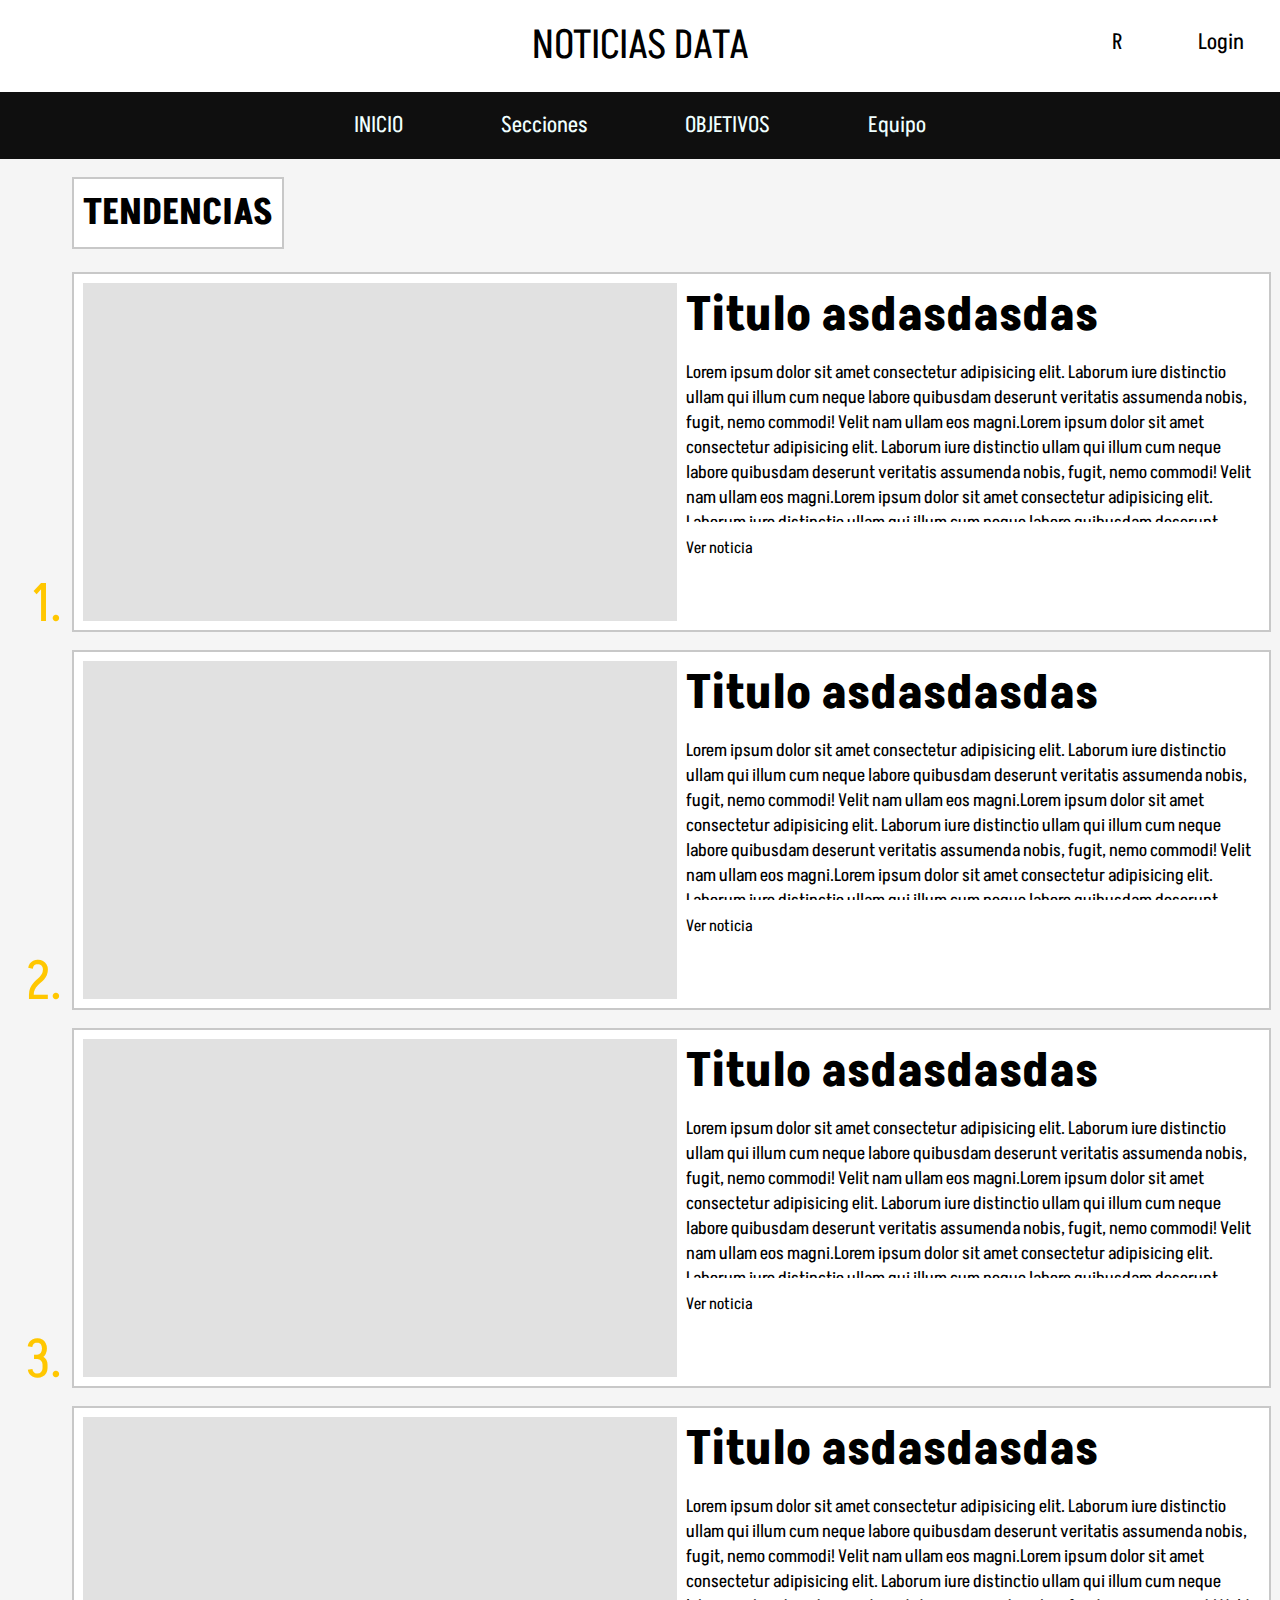
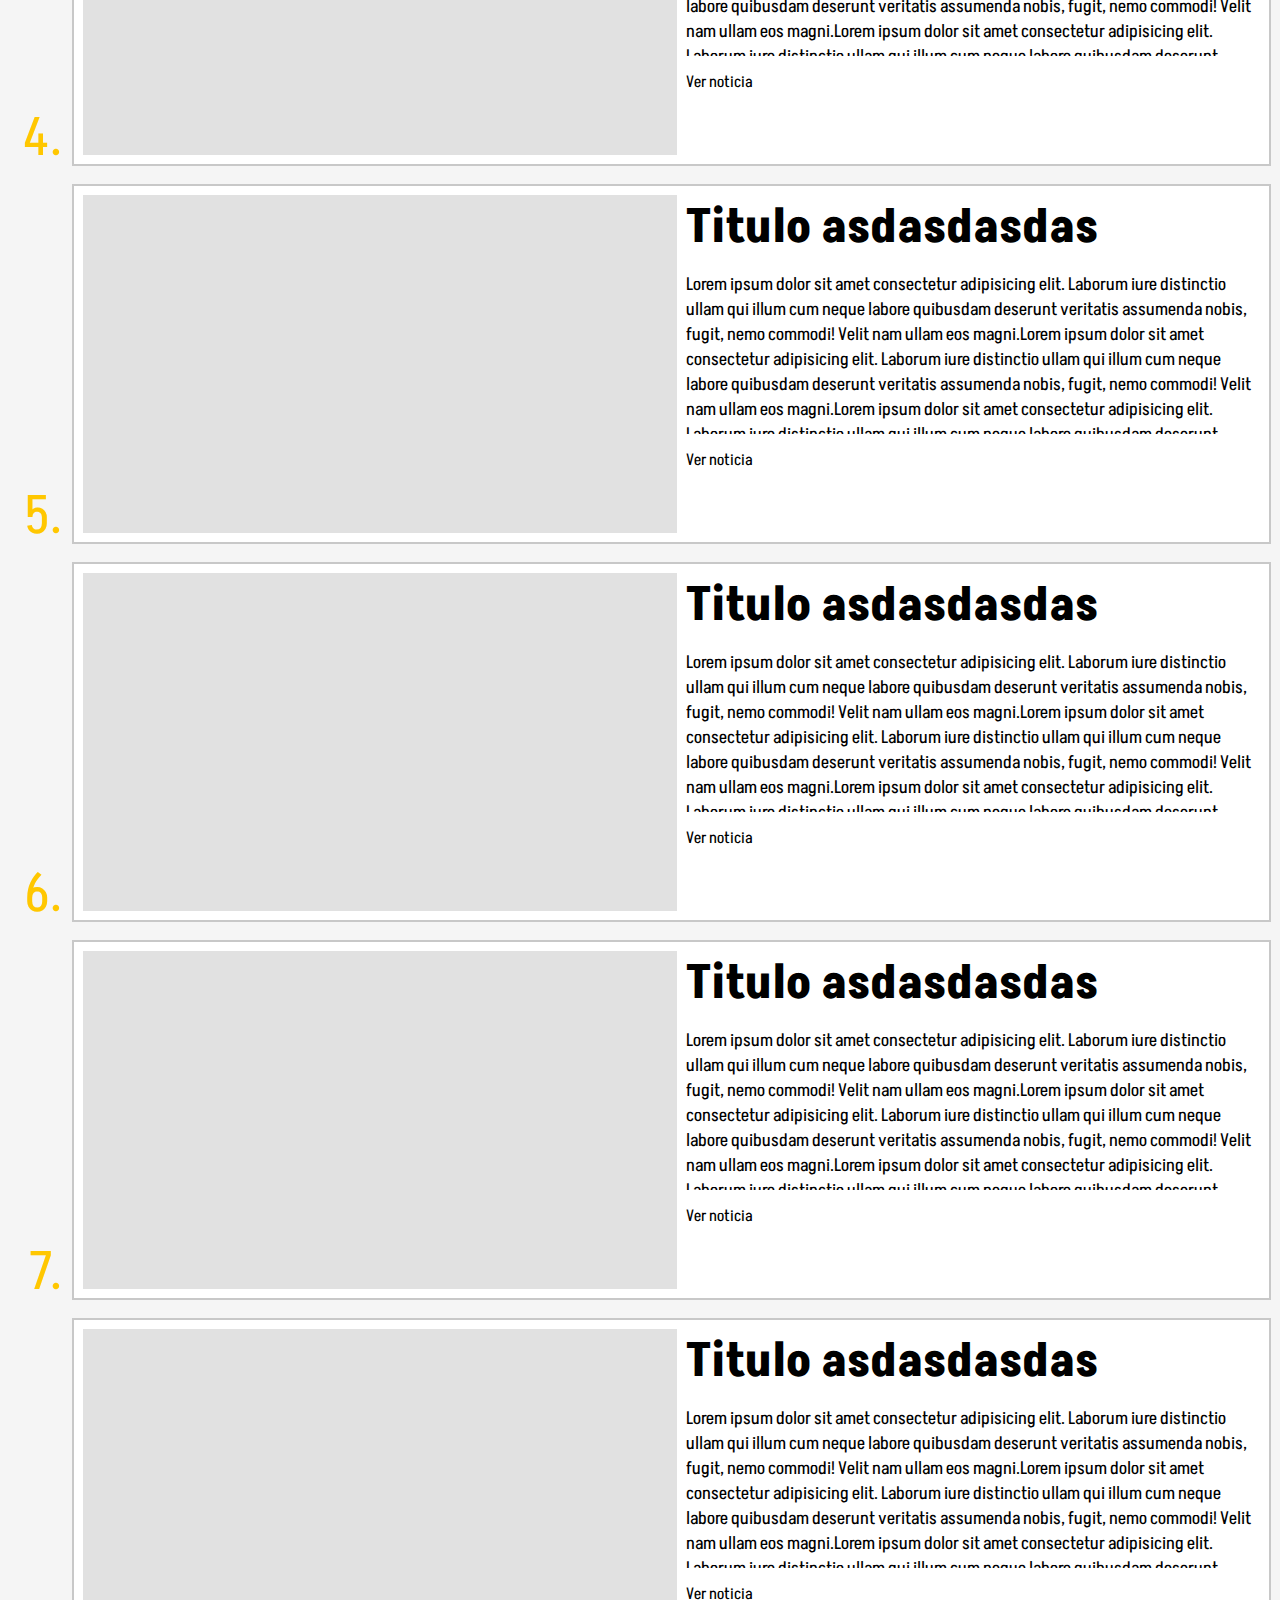
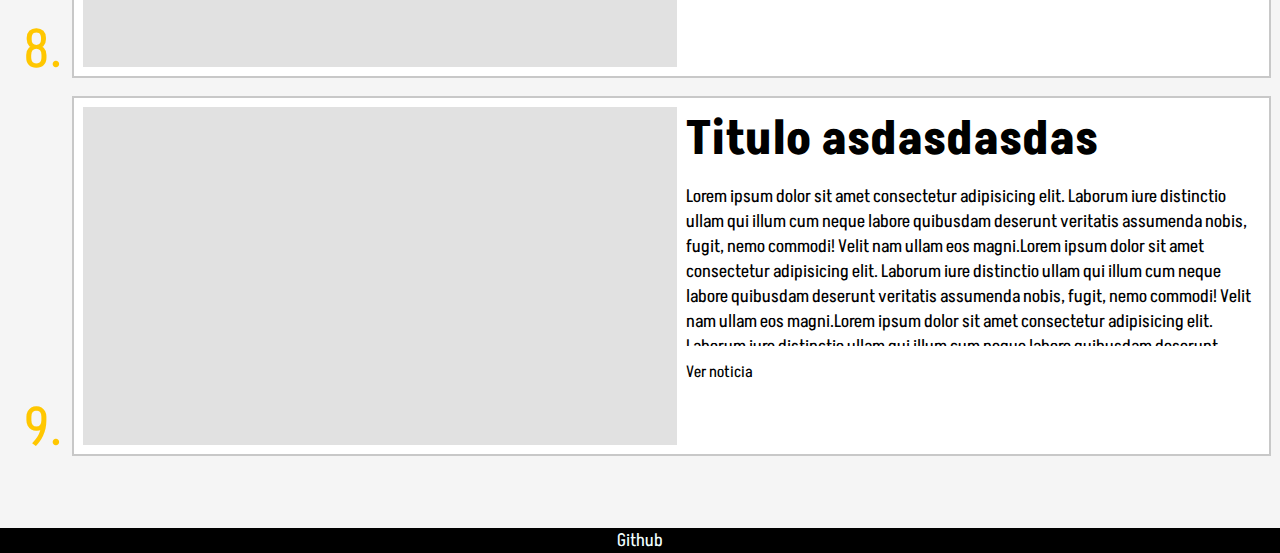
<file: tendencias.html>
<!DOCTYPE html>
<html lang="es">

<head>
    <title>NOTICIAS DATA</title>
    <meta charset="UTF-8">
    <link rel="stylesheet" href="styles.css">
</head>

<body>
    <header>
        <span class="NombrePagina">NOTICIAS DATA</span>
        <div class="opcionesHeader">
            <a href="registros.html">R</a>
            <a href="login.html">Login</a>
        </div>
        <nav>
            <ul class="navegacion">
                <li><a href="index.html">INICIO</a></li>
                <li>
                    <span><a href="noticias.html">Secciones</a></span>
                    <ul class="contenedorMenuDesplegableNoticias">
                        <li><a href="tendencias.html">TENDENCIAS</a></li>
                        <li><a href="seccion.html">Deportiva</a></li>
                        <li><a href="seccion.html">Investigacion</a></li>
                        <li><a href="seccion.html">Gaming</a></li>
                        <li><a href="seccion.html">Especiales</a></li>
                        <li><a href="seccion.html">Cultural</a></li>
                        <li><a href="seccion.html">Salud</a></li>
                    </ul>
                </li>
                <li><a href="objetivos.html">OBJETIVOS</a></li>
                <li><a href="Equipo.html">Equipo</a></li>
            </ul>
        </nav>
    </header>
    <main>
        
        <div class="contenedorTendendias">
            <h1 style="font-size:4vmin;background-color: white;border:2px solid rgb(200,200,200);padding: 1vmin;display: inline-block;margin-left: 7vmin;">TENDENCIAS</h1>
            <ol>
                <li>
                    <div class="contenedorNoticiaPrincipal">
                        <div class="lugarImagen2">
            
                        </div>
                        <div class="contenedorDescripcionNoticiaPrincipal">
                            <div class="contenedorDescipcionNoticiaTitulo">
                                <h2>Titulo asdasdasdas</h2>
                            </div>
                            <div class="contenedorDescripcionNoticiaParrafo">
                                <p>Lorem ipsum dolor sit amet consectetur adipisicing elit. Laborum iure distinctio ullam qui illum
                                    cum neque labore quibusdam deserunt veritatis assumenda nobis, fugit, nemo commodi! Velit nam
                                    ullam eos magni.Lorem ipsum dolor sit amet consectetur adipisicing elit. Laborum iure distinctio
                                    ullam qui illum
                                    cum neque labore quibusdam deserunt veritatis assumenda nobis, fugit, nemo commodi! Velit nam
                                    ullam eos magni.Lorem ipsum dolor sit amet consectetur adipisicing elit. Laborum iure distinctio
                                    ullam qui illum
                                    cum neque labore quibusdam deserunt veritatis assumenda nobis, fugit, nemo commodi! Velit nam
                                    ullam eos magni.</p>
                            </div>
                            <a href="noticia.html">Ver noticia</a>
                        </div>
                    </div>
                </li>
                <li>
                    <div class="contenedorNoticiaPrincipal">
                        <div class="lugarImagen2">
            
                        </div>
                        <div class="contenedorDescripcionNoticiaPrincipal">
                            <div class="contenedorDescipcionNoticiaTitulo">
                                <h2>Titulo asdasdasdas</h2>
                            </div>
                            <div class="contenedorDescripcionNoticiaParrafo">
                                <p>Lorem ipsum dolor sit amet consectetur adipisicing elit. Laborum iure distinctio ullam qui illum
                                    cum neque labore quibusdam deserunt veritatis assumenda nobis, fugit, nemo commodi! Velit nam
                                    ullam eos magni.Lorem ipsum dolor sit amet consectetur adipisicing elit. Laborum iure distinctio
                                    ullam qui illum
                                    cum neque labore quibusdam deserunt veritatis assumenda nobis, fugit, nemo commodi! Velit nam
                                    ullam eos magni.Lorem ipsum dolor sit amet consectetur adipisicing elit. Laborum iure distinctio
                                    ullam qui illum
                                    cum neque labore quibusdam deserunt veritatis assumenda nobis, fugit, nemo commodi! Velit nam
                                    ullam eos magni.</p>
                            </div>
                            <a href="noticia.html">Ver noticia</a>
                        </div>
                    </div>
                </li>
                <li>
                    <div class="contenedorNoticiaPrincipal">
                        <div class="lugarImagen2">
            
                        </div>
                        <div class="contenedorDescripcionNoticiaPrincipal">
                            <div class="contenedorDescipcionNoticiaTitulo">
                                <h2>Titulo asdasdasdas</h2>
                            </div>
                            <div class="contenedorDescripcionNoticiaParrafo">
                                <p>Lorem ipsum dolor sit amet consectetur adipisicing elit. Laborum iure distinctio ullam qui illum
                                    cum neque labore quibusdam deserunt veritatis assumenda nobis, fugit, nemo commodi! Velit nam
                                    ullam eos magni.Lorem ipsum dolor sit amet consectetur adipisicing elit. Laborum iure distinctio
                                    ullam qui illum
                                    cum neque labore quibusdam deserunt veritatis assumenda nobis, fugit, nemo commodi! Velit nam
                                    ullam eos magni.Lorem ipsum dolor sit amet consectetur adipisicing elit. Laborum iure distinctio
                                    ullam qui illum
                                    cum neque labore quibusdam deserunt veritatis assumenda nobis, fugit, nemo commodi! Velit nam
                                    ullam eos magni.</p>
                            </div>
                            <a href="noticia.html">Ver noticia</a>
                        </div>
                    </div>
                </li>
                <li>
                    <div class="contenedorNoticiaPrincipal">
                        <div class="lugarImagen2">
            
                        </div>
                        <div class="contenedorDescripcionNoticiaPrincipal">
                            <div class="contenedorDescipcionNoticiaTitulo">
                                <h2>Titulo asdasdasdas</h2>
                            </div>
                            <div class="contenedorDescripcionNoticiaParrafo">
                                <p>Lorem ipsum dolor sit amet consectetur adipisicing elit. Laborum iure distinctio ullam qui illum
                                    cum neque labore quibusdam deserunt veritatis assumenda nobis, fugit, nemo commodi! Velit nam
                                    ullam eos magni.Lorem ipsum dolor sit amet consectetur adipisicing elit. Laborum iure distinctio
                                    ullam qui illum
                                    cum neque labore quibusdam deserunt veritatis assumenda nobis, fugit, nemo commodi! Velit nam
                                    ullam eos magni.Lorem ipsum dolor sit amet consectetur adipisicing elit. Laborum iure distinctio
                                    ullam qui illum
                                    cum neque labore quibusdam deserunt veritatis assumenda nobis, fugit, nemo commodi! Velit nam
                                    ullam eos magni.</p>
                            </div>
                            <a href="noticia.html">Ver noticia</a>
                        </div>
                    </div>
                </li>
                <li>
                    <div class="contenedorNoticiaPrincipal">
                        <div class="lugarImagen2">
            
                        </div>
                        <div class="contenedorDescripcionNoticiaPrincipal">
                            <div class="contenedorDescipcionNoticiaTitulo">
                                <h2>Titulo asdasdasdas</h2>
                            </div>
                            <div class="contenedorDescripcionNoticiaParrafo">
                                <p>Lorem ipsum dolor sit amet consectetur adipisicing elit. Laborum iure distinctio ullam qui illum
                                    cum neque labore quibusdam deserunt veritatis assumenda nobis, fugit, nemo commodi! Velit nam
                                    ullam eos magni.Lorem ipsum dolor sit amet consectetur adipisicing elit. Laborum iure distinctio
                                    ullam qui illum
                                    cum neque labore quibusdam deserunt veritatis assumenda nobis, fugit, nemo commodi! Velit nam
                                    ullam eos magni.Lorem ipsum dolor sit amet consectetur adipisicing elit. Laborum iure distinctio
                                    ullam qui illum
                                    cum neque labore quibusdam deserunt veritatis assumenda nobis, fugit, nemo commodi! Velit nam
                                    ullam eos magni.</p>
                            </div>
                            <a href="noticia.html">Ver noticia</a>
                        </div>
                    </div>
                </li>
                <li>
                    <div class="contenedorNoticiaPrincipal">
                        <div class="lugarImagen2">
            
                        </div>
                        <div class="contenedorDescripcionNoticiaPrincipal">
                            <div class="contenedorDescipcionNoticiaTitulo">
                                <h2>Titulo asdasdasdas</h2>
                            </div>
                            <div class="contenedorDescripcionNoticiaParrafo">
                                <p>Lorem ipsum dolor sit amet consectetur adipisicing elit. Laborum iure distinctio ullam qui illum
                                    cum neque labore quibusdam deserunt veritatis assumenda nobis, fugit, nemo commodi! Velit nam
                                    ullam eos magni.Lorem ipsum dolor sit amet consectetur adipisicing elit. Laborum iure distinctio
                                    ullam qui illum
                                    cum neque labore quibusdam deserunt veritatis assumenda nobis, fugit, nemo commodi! Velit nam
                                    ullam eos magni.Lorem ipsum dolor sit amet consectetur adipisicing elit. Laborum iure distinctio
                                    ullam qui illum
                                    cum neque labore quibusdam deserunt veritatis assumenda nobis, fugit, nemo commodi! Velit nam
                                    ullam eos magni.</p>
                            </div>
                            <a href="noticia.html">Ver noticia</a>
                        </div>
                    </div>
                </li>
                <li>
                    <div class="contenedorNoticiaPrincipal">
                        <div class="lugarImagen2">
            
                        </div>
                        <div class="contenedorDescripcionNoticiaPrincipal">
                            <div class="contenedorDescipcionNoticiaTitulo">
                                <h2>Titulo asdasdasdas</h2>
                            </div>
                            <div class="contenedorDescripcionNoticiaParrafo">
                                <p>Lorem ipsum dolor sit amet consectetur adipisicing elit. Laborum iure distinctio ullam qui illum
                                    cum neque labore quibusdam deserunt veritatis assumenda nobis, fugit, nemo commodi! Velit nam
                                    ullam eos magni.Lorem ipsum dolor sit amet consectetur adipisicing elit. Laborum iure distinctio
                                    ullam qui illum
                                    cum neque labore quibusdam deserunt veritatis assumenda nobis, fugit, nemo commodi! Velit nam
                                    ullam eos magni.Lorem ipsum dolor sit amet consectetur adipisicing elit. Laborum iure distinctio
                                    ullam qui illum
                                    cum neque labore quibusdam deserunt veritatis assumenda nobis, fugit, nemo commodi! Velit nam
                                    ullam eos magni.</p>
                            </div>
                            <a href="noticia.html">Ver noticia</a>
                        </div>
                    </div>
                </li>
                <li>
                    <div class="contenedorNoticiaPrincipal">
                        <div class="lugarImagen2">
            
                        </div>
                        <div class="contenedorDescripcionNoticiaPrincipal">
                            <div class="contenedorDescipcionNoticiaTitulo">
                                <h2>Titulo asdasdasdas</h2>
                            </div>
                            <div class="contenedorDescripcionNoticiaParrafo">
                                <p>Lorem ipsum dolor sit amet consectetur adipisicing elit. Laborum iure distinctio ullam qui illum
                                    cum neque labore quibusdam deserunt veritatis assumenda nobis, fugit, nemo commodi! Velit nam
                                    ullam eos magni.Lorem ipsum dolor sit amet consectetur adipisicing elit. Laborum iure distinctio
                                    ullam qui illum
                                    cum neque labore quibusdam deserunt veritatis assumenda nobis, fugit, nemo commodi! Velit nam
                                    ullam eos magni.Lorem ipsum dolor sit amet consectetur adipisicing elit. Laborum iure distinctio
                                    ullam qui illum
                                    cum neque labore quibusdam deserunt veritatis assumenda nobis, fugit, nemo commodi! Velit nam
                                    ullam eos magni.</p>
                            </div>
                            <a href="noticia.html">Ver noticia</a>
                        </div>
                    </div>
                </li>
                <li>
                    <div class="contenedorNoticiaPrincipal">
                        <div class="lugarImagen2">
            
                        </div>
                        <div class="contenedorDescripcionNoticiaPrincipal">
                            <div class="contenedorDescipcionNoticiaTitulo">
                                <h2>Titulo asdasdasdas</h2>
                            </div>
                            <div class="contenedorDescripcionNoticiaParrafo">
                                <p>Lorem ipsum dolor sit amet consectetur adipisicing elit. Laborum iure distinctio ullam qui illum
                                    cum neque labore quibusdam deserunt veritatis assumenda nobis, fugit, nemo commodi! Velit nam
                                    ullam eos magni.Lorem ipsum dolor sit amet consectetur adipisicing elit. Laborum iure distinctio
                                    ullam qui illum
                                    cum neque labore quibusdam deserunt veritatis assumenda nobis, fugit, nemo commodi! Velit nam
                                    ullam eos magni.Lorem ipsum dolor sit amet consectetur adipisicing elit. Laborum iure distinctio
                                    ullam qui illum
                                    cum neque labore quibusdam deserunt veritatis assumenda nobis, fugit, nemo commodi! Velit nam
                                    ullam eos magni.</p>
                            </div>
                            <a href="noticia.html">Ver noticia</a>
                        </div>
                    </div>
                </li>
            </ol>
        </div>
    </main>
    <footer>
        <a href="https://github.com/Jes011" target="_blank">Github</a>
    </footer>
</body>

</html>
</file>
<file: styles.css>
@import url('https://fonts.googleapis.com/css2?family=Akshar:wght@600&display=swap');
/*Profe no estoy respetando la especificidad porque como son varias paginas quiero tener todo ordenado*/

/*Propiedades globales*/
*{
    box-sizing: border-box;
}
body{
    background-color: rgb(245, 245, 245);
    margin : 0px;
    font-family: 'Akshar', sans-serif;
    font-size: 1.5vmin;
}

a{
    text-decoration: none;
    color: azure;
}

h1, h2, h3{
    margin: 0px;
}

p{
    margin: 0px;
}
.lugarImagen{
    background-color: rgb(225, 225, 225);
    width: 100%;
    height: 25vmin;
    display: inline-block;
}
.imagen{
    width: 38vmin;
    height: 20vmin;
    display: block;
    margin-left: auto;
    margin-right: auto;
}
.imagen2{
    width: 28vmin;
    height: 36.5vmin;
}
.lugarImagen2{
    height: 100%;
    background-color: rgb(225, 225, 225);
}

/*Header global*/

header{
    background-color: rgb(255,255,255);
    font-size: 2.5vmin;
    text-align: center;
    position: relative;
}

header .NombrePagina{
    display: block;
    color:black;
    padding-top: 2vmin;
    padding-bottom: 2vmin;
    font-size: 4.5vmin;
}

header .opcionesHeader{
    position: absolute;
    right:0px;
    top:1vmin;
}

header .opcionesHeader a{
    color:black;
    display: inline-block;
    padding: 2vmin 4vmin;
}
header .navegacion{
    background-color: rgb(15,15,15);
    list-style: none;
    margin: 0px;
    padding: 0px;
}
header .navegacion li{
    display: inline-block;
    padding: 2vmin 5.2vmin 2vmin 5.2vmin;
}

header .contenedorMenuDesplegableNoticias{
    display:none;
    position: absolute;
    background-color: rgb(255, 255, 255);
    margin: 2vmin 0vmin 0px -5.2vmin;
    padding: 0px;
    z-index: 100;
}
header .contenedorMenuDesplegableNoticias li{
    display: block;
    padding: 3.3vmin;
    transition: 0.5s;
}
header li:hover .contenedorMenuDesplegableNoticias{
    display:block;
}

header .navegacion li:hover{
    background-color: rgb(255, 199, 0);
    
}
header .navegacion li:hover a{
    color:black;
}

/*Main global*/
main{
    margin: 2vmin 1vmin;
    position: relative;
}

/*Footer global*/
footer{
    text-align: center;
    background-color: black;
    font-size: 2vmin;
}


/*Main pagina inicio*/

main .contenedorNoticiaPrincipal{
    background-color:white;
    width:100%;
    border: solid 2px rgb(200,200,200);
    position: relative;
    height: 40vmin;
    padding: 1vmin;
    margin-bottom:2vmin;
    display: grid;
    grid-template-columns: 66vmin 1fr;
    grid-gap:1vmin;
    overflow: hidden;
    transition: 1s;
}

main .contenedorDescripcionNoticiaPrincipal{
    font-size: 3.5vmin;
}

main .contenedorDescripcionNoticiaParrafo{
    height: 18vmin;
    overflow:auto;
}

main .contenedorDescipcionNoticiaTitulo{
    height: 6.6vmin;
    overflow-y: auto;
    margin-bottom: 2vmin;
}

main .contenedorDescripcionNoticiaParrafo p{
    font-size: 2vmin;
    display: block;
}

main .contenedorDescripcionNoticiaPrincipal a{
    font-size: 1.8vmin;
    color: black;
    transition: 1s;
}

main .Contenedor_noticias{
    margin: 0px 1vmin 0px 1vmin;
    display: grid;
    grid-template-columns: 1fr 1fr 1fr;
    grid-gap: 1vmin;
}
main .noticia{
    color: black;
    background-color: white;
    padding: 1vmin;
    border: solid 1px rgb(200,200,200);
    border-radius: 0.5vmin;
    height: 30.7vmin;
    overflow: hidden;
    transition: 0.5s;
}
main .texto_noticia{
    display: inline-block;
    margin: 1vmin 0px 1vmin 0px;
}
main .Contenedor_titulo_noticia{
    width: 100%;
    height: 3vmin;
    background-color: black;
    margin-top: 0px;
    font-size: 2vmin;
    color: white;
    padding-left: 1vmin;
}

main .noticia:hover{
    height: 100%;
    border: solid 1px rgb(255, 199, 0);
}

/*Main pagina objetivos*/
main .tituloObjetivos{
    background: black;
    color: white;
    display: inline-block;
    font-size: 2.5vmin;
    text-align: center;
    width: 100%;
    padding: 2.5vmin 0vmin;
}

main .contenedorObjetivos ol{
    padding-left: 1vmin;
    margin: 0px;
    padding-top: 1vmin;
    display: grid;
    grid-template-columns: 1fr 1fr;
    grid-gap: 1vmin;
}

main .contenedorObjetivos ol li{
    background-color: white;
    font-size: 4vmin;
    margin: 0vmin auto 1vmin auto;
    border-radius: 0.5vmin;
    padding: 1vmin;
    width: 90%;
    font-size: 3.5vmin;
    border: solid 1px rgb(200,200,200);
    transition: 0.5s;

}

main .contenedorObjetivos ol li::marker{
    color: rgb(255, 199, 0);
}

main .contenedorObjetivos ol li span{
    font-size: 1.9vmin;
    color: black;
    display: block;
    margin-top:-1.5vmin;
}

main .contenedorObjetivos ol li:hover{
    border: 0.4vmin solid rgb(255, 199, 0);
    box-shadow: 4px 4px rgb(65,65,65);

}

/*Main pagina quienes somos*/

main .contenedorSeccionEquipo{
    text-align: center;
    padding: 1vmin;
    font-size: 2.5vmin;
}

main .contenedorPersonaEquipo{
    background-color: rgb(255,255,255);
    border-radius: 0.5vmin;
    position: relative;
    height:42vmin;
    overflow: hidden;
    border:2px solid rgb(200,200,200);
    transition: 0.5s;
}

main .nombrePersonaDeEquipo{
    display: block;
    background-color: rgb(225,225,225);
    padding:0.5vmin;
    color: black;
    width: 100%;
}

main .profesionPersonaDeEquipo{
    color: white;
    display: block;
    font-size: 1.5vmin;
    background-color: black;
}

main .contenedorEquipo{
    display: grid;
    grid-template-columns: 1fr 1fr 1fr;
    grid-gap: 1vmin;
}

main .contenedorSeccionEquipo h2{
    font-size: 6vmin;
}

main .contenedorDescripcionPersonaEquipo p{
    display: block;
    font-size: 2.3vmin;
    margin: 1.4vmin 0px;
}
main .contenedorDescripcionPersonaEquipo{
    background-color: rgb(255, 255, 255,0.91);
    color: black;
    font-size: 2.8vmin;
}

main .contenedorDescripcionCompañia:hover{
    background-color: rgb(0, 0, 0,0.8);
}

main .contenedorPersonaEquipo:hover{
    border: 2px solid rgb(255, 199, 0);
}

main .contenedorPersonaEquipo:hover .contenedorDescripcionPersonaEquipo{
    position: absolute;
    top: 0px;
    height: 100%;
    width: 100%;
}


/*main Pagina noticias*/

main .contenedorSeccionesNoticias{
    display: grid;
    grid-template-columns: 1fr 1fr;
}
main .seccion{
    border:2px solid rgb(200,200,200);
    background-color: rgb(255,255,255);
    height: 40vmin;
    text-align: center;
    padding-top: 8vmin;
}
main .seccion h2{
    font-size: 8vmin;
    transition: 1s;
}
main .seccion a{
    color:black;
    transition: 1s;
    font-size: 2vmin;
}
main .seccion:hover{
    background-color:black;
    border: 2px solid rgb(255, 199, 0);
    
}
main .seccion:hover h2{
    color:white;
    margin-top: -4vmin;
    
}
main .seccion:hover a{
    color:rgb(255, 199, 0);
    
}
main .seccion a:hover{
    font-size: 2.7vmin;
}

/*main Pagina tendencias*/

main .contenedorTendendias ol{
    padding: 1vmin 0vmin 4vmin 7vmin;
}
main .contenedorTendendias ol li::marker{
    color: rgb(255, 199, 0);
    font-size: 6vmin;
}

/*main Pagina seccion*/
main .contenedorCabeceraSeccion{
    border: 2px solid rgb(200,200,200);
    display: grid;
    grid-template-columns: 1fr;
    background-color: white;
}

main .contenedorNoticiaPrincipalSeccion{
    height: 35vmin;
    position: relative;
    border: 2px solid rgb(200,200,200);
}

main .contenedorNoticiasSecundariasSeccion{
    display:grid;
    grid-template-columns: 1fr 1fr 1fr;
}

main .contenedorNoticiaSecundariaSeccion{
    position: relative;
    border: 2px solid rgb(200,200,200);
    height: 16vmin;
    transition: 1s;
}

main .spanFondoSeccionNoticia{
    position: absolute;
    color: black;
    opacity: 0.08;
}

main .spanNumero1{
    font-size: 22vmin;
}

main .spanNumero2{
    font-size: 12vmin;
}

main .contenedorDescripcionyTituloNoticia{
    padding-top: 1vmin;
    text-align: center;
    position: relative;
    font-size: 1.5vmin;
}

main .contenedorDescripcionNoticia{
    width: 100%;
    height: 8vmin;
    overflow-y: scroll;
    padding-top: 0px;
}

main .contenedorDescripcionNoticia p{
    margin: 1vmin 1vmin;
}

main .descripcionNoticia a{
    display: block;
    margin-top: 1vmin;
    color: black;
}

main .contenedorNoticiasDeUltimaHoraEnSeccion{
    margin: 2vmin 0px;
}

main .gridNoticiasModoPequeño{
    display: grid;
    grid-template-columns: 1fr 1fr 1fr;
    grid-gap: 2vmin;
}
main .noticiaModoPequeño{
    height: 65vmin;
    background-color: white;
    border: solid 2px rgb(200,200,200);
    padding: 1vmin;
    font-size: 3vmin;
}

main .descripcionNoticiaModoPequeño{
    height: 30vmin;
    overflow-y:auto;
    margin-top: 1vmin;
    font-size: 1.8vmin;
}

/*main Pagina noticia*/
main .contenedorNoticia{
    background-color: white;
    padding: 1vmin;
    font-size: 2.4vmin;
}

/*main pagina Login*/

main .contenedorLogin{
    text-align: center;
}


main .contenedorFormularioLogin form{
    width: 43vmin;
    text-align: left;
    margin: 1vmin auto;
    background-color: white;
    border: solid 2px rgb(200,200,200);
    padding: 1vmin;
    border-radius: 1vmin;
}


main .contenedorFormularioLogin form label{
    display: block;
    width: 100%;
    padding: 1vmin;
}

main .contenedorFormularioLogin form label span{
    font-size: 2vmin;
}

main .contenedorFormularioLogin form label input{
    width: 100%;
    height: 5vmin;
}

main .contenedorFormularioLogin form button{
    width: 100%;
    height: 5vmin;
    background-color: black;
    color: white;
    border:none;
    cursor: pointer;
    margin-top: 1vmin;
    border-radius: 0.5vmin;
}

main .contenedorFormularioLogin form a{
    display: block;
    margin-top: 1vmin;
    text-align: center;
    color: black;
}

main .contenedorFormularioLogin form a:hover{
    color: rgb(255, 199, 0);
}

/*main pagina Registro*/

main .contenedorRegistro{
    text-align: center;
}

main .contenedorFormularioRegistro form{
    width: 80%;
    text-align: left;
    margin: 1vmin auto;
    background-color: white;
    border: solid 2px rgb(200,200,200);
    padding: 1vmin;
    border-radius: 1vmin;
    display: grid;
    grid-template-columns: 1fr 1fr;
}

main .contenedorFormularioRegistro form label{
    display: block;
    width: 100%;
    padding: 1vmin;
}

main .contenedorFormularioRegistro form label input{
    width: 100%;
    height: 5vmin;
}
main .contenedorFormularioRegistro form button{
    height: 6vmin;
    background-color: black;
    color: white;
    border:none;
    cursor: pointer;
    margin-top: 1vmin;
    border-radius: 0.5vmin;
}

/*main Pagina Registros*/

main .contenedorRegistros table{
    width: 100%;
}

main .contenedorRegistros table thead{
    font-size: 3vmin;
}

main .contenedorRegistros table thead th{
    border: solid 2px rgb(200,200,200);
}

main .contenedorRegistros table tbody{
    font-size: 2.3vmin;
}
</file>
